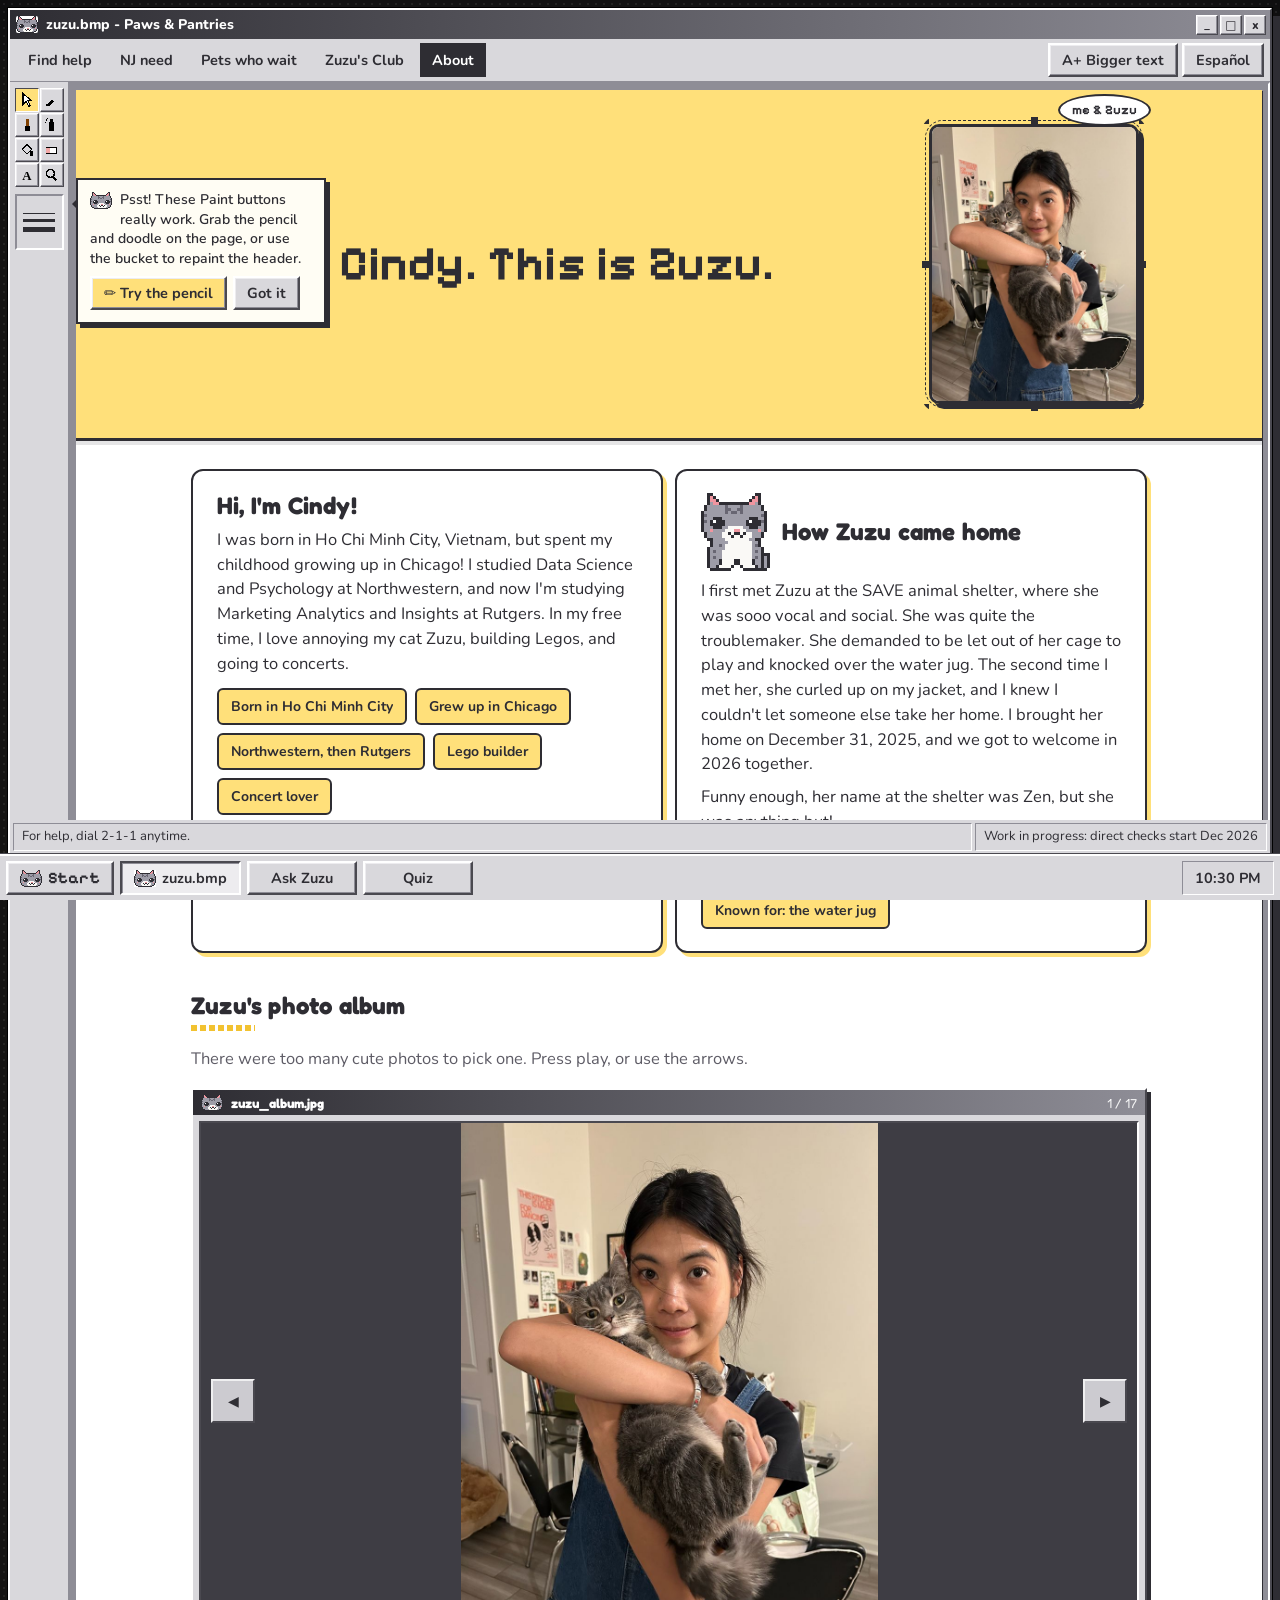
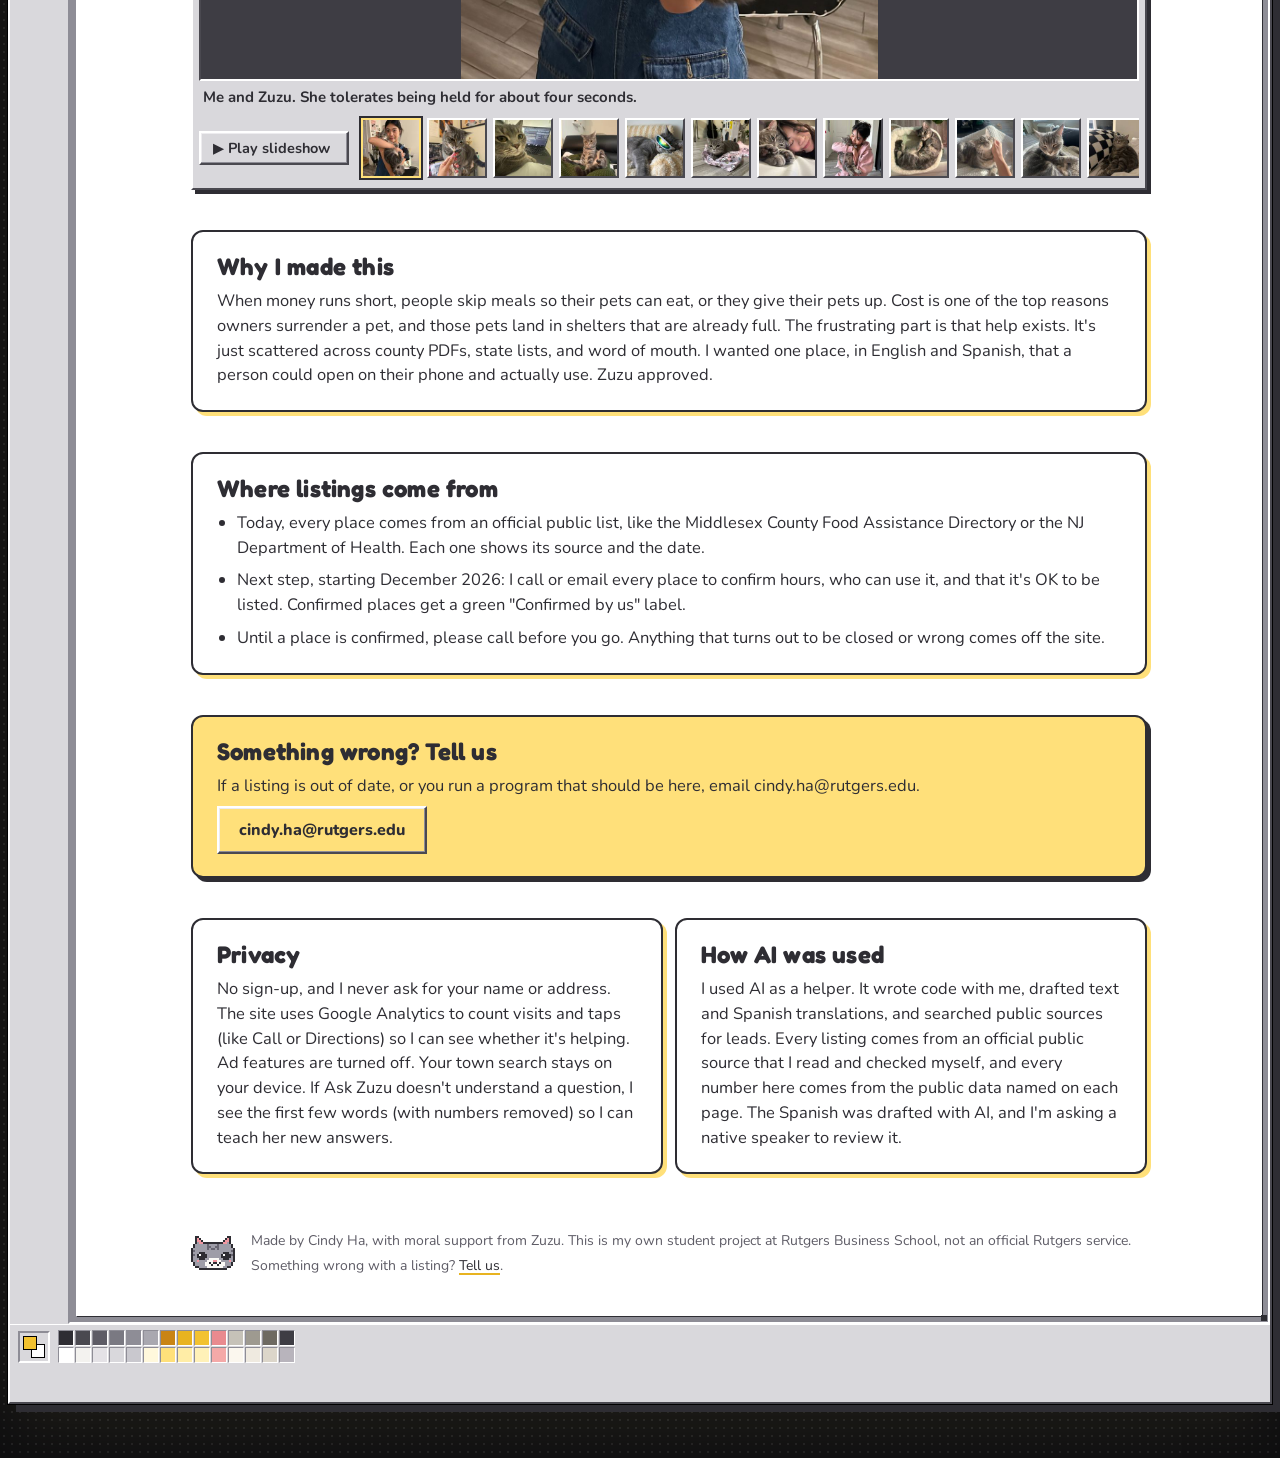
<file: about.html>
<!doctype html>
<html lang="en">
<head>
<meta charset="utf-8">
<meta name="viewport" content="width=device-width, initial-scale=1">
<title>About · Paws &amp; Pantries</title>
<meta name="description" content="Why Paws & Pantries exists, where listings come from, where the data comes from, and how AI was used.">
<meta name="theme-color" content="#2E2D33">
<link rel="preconnect" href="https://fonts.googleapis.com">
<link rel="preconnect" href="https://fonts.gstatic.com" crossorigin>
<link rel="icon" href="favicon.ico" sizes="32x32">
<link rel="icon" href="assets/favicon-32.png" type="image/png" sizes="32x32">
<link rel="apple-touch-icon" href="assets/apple-touch-icon.png">
<link rel="manifest" href="manifest.webmanifest">
<link rel="stylesheet" href="https://fonts.googleapis.com/css2?family=Pixelify+Sans:wght@500;600;700&family=Fredoka:wght@500;600;700&family=Nunito:wght@400;600;700;800&display=swap">
<link rel="stylesheet" href="assets/style.css?v=26">
<script src="assets/analytics.js?v=26"></script>
<script src="assets/common.js?v=26" defer></script>
<script src="assets/desktop.js?v=26" defer></script>
<script src="assets/paint.js?v=26" defer></script>
<script src="assets/pet.js?v=26" defer></script>
<script src="assets/slides.js?v=26" defer></script>
</head>
<body>
<svg width="0" height="0" style="position:absolute" aria-hidden="true" focusable="false"><defs><filter id="crayon" x="-5%" y="-5%" width="110%" height="110%"><feTurbulence type="fractalNoise" baseFrequency="0.035" numOctaves="2" seed="4" result="w"/><feDisplacementMap in="SourceGraphic" in2="w" scale="4" result="d"/><feTurbulence type="fractalNoise" baseFrequency="0.9" numOctaves="1" seed="2" result="g"/><feDisplacementMap in="d" in2="g" scale="2.2"/></filter></defs></svg>
<div class="win">
<div class="titlebar" role="region" aria-label="Window title"><a class="tb-home" href="./" aria-label="Paws and Pantries home"><img class="pix" src="assets/sprites/zuzu-icon.png" alt="" width="22" height="17"><span class="tb-title">zuzu.bmp - Paws &amp; Pantries</span></a><span class="tb-btns"><button type="button" data-win="min" aria-label="Minimize">_</button><button type="button" data-win="max" aria-label="Maximize">&#9633;</button><button type="button" data-win="close" aria-label="Close">x</button></span></div>
<nav class="menubar" aria-label="Main">
  <a class="menu-link" href="./" data-i18n="nav_help">Find help</a>
  <a class="menu-link" href="need.html" data-i18n="nav_need">NJ need</a>
  <a class="menu-link" href="wait.html" data-i18n="nav_wait">Pets who wait</a>
  <a class="menu-link" href="club.html" data-i18n="nav_club">Zuzu's Club</a>
  <a class="menu-link" href="about.html" aria-current="page" data-i18n="nav_about">About</a>
<span class="mb-spacer"></span>
        <button class="menu-btn" id="bigBtn" type="button" aria-pressed="false" data-i18n="big">A+ Bigger text</button>
        <button class="menu-btn" id="langBtn" type="button" data-i18n="lang">Español</button>
</nav>
<div class="workspace">
<div class="toolbox" role="region" aria-label="Paint tools"><button type="button" class="tool on" data-tool="select" aria-label="Browse" title="Browse" aria-pressed="true" data-hint-en="Pointer: click around the site as usual" data-hint-es="Puntero: navegue el sitio como siempre"><svg width="16" height="16" viewBox="0 0 20 20" shape-rendering="crispEdges" aria-hidden="true"><path d="M5 2v14l4-4 3 6 2-1-3-6h5z" fill="#fff" stroke="#000" stroke-width="1.4"/></svg></button><button type="button" class="tool" data-tool="pencil" aria-label="Pencil" title="Pencil" aria-pressed="false" data-hint-en="Pencil: doodle on the page. Pick a color below." data-hint-es="Lápiz: dibuje en la página. Elija un color abajo."><svg width="16" height="16" viewBox="0 0 20 20" shape-rendering="crispEdges" aria-hidden="true"><rect x="3" y="12" width="9" height="3" fill="#000" transform="rotate(-45 8 13)"/><rect x="2" y="15" width="3" height="3" fill="#000"/></svg></button><button type="button" class="tool" data-tool="brush" aria-label="Brush" title="Brush" aria-pressed="false" data-hint-en="Brush: a thicker doodle." data-hint-es="Pincel: un trazo más grueso."><svg width="16" height="16" viewBox="0 0 20 20" shape-rendering="crispEdges" aria-hidden="true"><rect x="9" y="2" width="3" height="9" fill="#804000"/><rect x="7" y="11" width="7" height="6" fill="#000"/></svg></button><button type="button" class="tool" data-tool="spray" aria-label="Spray" title="Spray" aria-pressed="false" data-hint-en="Spray: tap to spray sparkles." data-hint-es="Aerosol: toque para rociar brillitos."><svg width="16" height="16" viewBox="0 0 20 20" shape-rendering="crispEdges" aria-hidden="true"><rect x="6" y="6" width="7" height="11" fill="#000"/><rect x="8" y="3" width="3" height="3" fill="#000"/><rect x="2" y="3" width="1.5" height="1.5" fill="#000"/><rect x="4" y="1" width="1.5" height="1.5" fill="#000"/><rect x="1" y="6" width="1.5" height="1.5" fill="#000"/></svg></button><button type="button" class="tool" data-tool="bucket" aria-label="Fill" title="Fill" aria-pressed="false" data-hint-en="Paint bucket: tap to refill the header with your color." data-hint-es="Bote de pintura: toque para rellenar el encabezado con su color."><svg width="16" height="16" viewBox="0 0 20 20" shape-rendering="crispEdges" aria-hidden="true"><path d="M4 9l6-6 6 6-6 6z" fill="none" stroke="#000" stroke-width="1.5"/><rect x="14" y="11" width="3" height="6" fill="#000"/></svg></button><button type="button" class="tool" data-tool="eraser" aria-label="Eraser" title="Eraser" aria-pressed="false" data-hint-en="Eraser: clears your doodles." data-hint-es="Borrador: borra sus dibujos."><svg width="16" height="16" viewBox="0 0 20 20" shape-rendering="crispEdges" aria-hidden="true"><rect x="3" y="7" width="13" height="7" fill="#fff" stroke="#000" stroke-width="1.5"/><rect x="3" y="7" width="5" height="7" fill="#F4A9A8"/></svg></button><button type="button" class="tool" data-tool="text" aria-label="Text" title="Text" aria-pressed="false" data-hint-en="Text: switch between English and Spanish." data-hint-es="Texto: cambie entre inglés y español."><svg width="16" height="16" viewBox="0 0 20 20" shape-rendering="crispEdges" aria-hidden="true"><text x="4" y="16" font-family="Times New Roman" font-weight="700" font-size="16" fill="#000">A</text></svg></button><button type="button" class="tool" data-tool="zoom" aria-label="Zoom" title="Zoom" aria-pressed="false" data-hint-en="Magnifier: bigger or smaller text." data-hint-es="Lupa: letra más grande o más pequeña."><svg width="16" height="16" viewBox="0 0 20 20" shape-rendering="crispEdges" aria-hidden="true"><circle cx="8" cy="8" r="5" fill="none" stroke="#000" stroke-width="2"/><rect x="11" y="12" width="3" height="6" fill="#000" transform="rotate(-45 12 14)"/></svg></button><span class="tool-opt" aria-hidden="true"><i class="size s1 on"></i><i class="size s2"></i><i class="size s3"></i></span></div>
<div class="well"><div class="paper"><canvas class="doodle" aria-hidden="true"></canvas>
<header class="hero">
  <div class="wrap">
    <div class="hero-row">
      <h1 data-en="Hi, I'm Cindy. This is Zuzu." data-es="Hola, soy Cindy. Ella es Zuzu.">Hi, I'm Cindy. This is Zuzu.</h1>
      <div class="zuzu me">
        <img src="assets/photos/overalls.jpg" alt="Cindy in blue overalls holding Zuzu, a gray tabby cat, who looks mildly unimpressed" width="210" height="280">
        <span class="tag" data-en="me &amp; Zuzu" data-es="Zuzu y yo">me &amp; Zuzu</span>
      </div>
    </div>
  </div>
</header>

<main class="wrap">
  <div class="grid-2 section" id="story">
  <section class="section card">
    <h2 data-en="Hi, I'm Cindy!" data-es="¡Hola, soy Cindy!">Hi, I'm Cindy!</h2>
    <p data-en="I was born in Ho Chi Minh City, Vietnam, but spent my childhood growing up in Chicago! I studied Data Science and Psychology at Northwestern, and now I'm studying Marketing Analytics and Insights at Rutgers. In my free time, I love annoying my cat Zuzu, building Legos, and going to concerts." data-es="Nací en Ciudad Ho Chi Minh, Vietnam, ¡pero crecí en Chicago! Estudié Ciencia de Datos y Psicología en Northwestern, y ahora estudio Marketing Analytics and Insights en Rutgers. En mi tiempo libre me encanta molestar a mi gata Zuzu, armar Legos e ir a conciertos.">I was born in Ho Chi Minh City, Vietnam, but spent my childhood growing up in Chicago! I studied Data Science and Psychology at Northwestern, and now I'm studying Marketing Analytics and Insights at Rutgers. In my free time, I love annoying my cat Zuzu, building Legos, and going to concerts.</p>
    <div class="facts">
      <span class="fact" data-en="Born in Ho Chi Minh City" data-es="Nací en Ciudad Ho Chi Minh">Born in Ho Chi Minh City</span>
      <span class="fact" data-en="Grew up in Chicago" data-es="Crecí en Chicago">Grew up in Chicago</span>
      <span class="fact" data-en="Northwestern, then Rutgers" data-es="Northwestern, luego Rutgers">Northwestern, then Rutgers</span>
      <span class="fact" data-en="Lego builder" data-es="Armo Legos">Lego builder</span>
      <span class="fact" data-en="Concert lover" data-es="Me encantan los conciertos">Concert lover</span>
    </div>
    <p class="muted small" data-en="Paws & Pantries is my solo project. It's an independent student project, not an official Rutgers service." data-es="Paws & Pantries es mi proyecto personal: un trabajo estudiantil independiente, no un servicio oficial de Rutgers.">Paws & Pantries is my solo project. It's an independent student project, not an official Rutgers service.</p>
  </section>

  <section class="section card">
    <div class="story-head">
      <img class="meet-zuzu pix" src="assets/sprites/zuzu-sit.png" alt="" width="69" height="78">
      <h2 data-en="How Zuzu came home" data-es="Cómo llegó Zuzu a casa">How Zuzu came home</h2>
    </div>
    <p data-en="I first met Zuzu at the SAVE animal shelter, where she was sooo vocal and social. She was quite the troublemaker. She demanded to be let out of her cage to play and knocked over the water jug. The second time I met her, she curled up on my jacket, and I knew I couldn't let someone else take her home. I brought her home on December 31, 2025, and we got to welcome in 2026 together." data-es="Conocí a Zuzu en el refugio de animales SAVE, donde era muy habladora y sociable. Era toda una traviesa. Exigía que la sacaran de su jaula para jugar y tiró la jarra de agua. La segunda vez que la vi, se acurrucó sobre mi chaqueta, y supe que no podía dejar que otra persona se la llevara. La traje a casa el 31 de diciembre de 2025 y recibimos el 2026 juntas.">I first met Zuzu at the SAVE animal shelter, where she was sooo vocal and social. She was quite the troublemaker. She demanded to be let out of her cage to play and knocked over the water jug. The second time I met her, she curled up on my jacket, and I knew I couldn't let someone else take her home. I brought her home on December 31, 2025, and we got to welcome in 2026 together.</p>
    <p data-en="Funny enough, her name at the shelter was Zen, but she was anything but!" data-es="Lo gracioso es que en el refugio se llamaba Zen, ¡pero de zen no tenía nada!">Funny enough, her name at the shelter was Zen, but she was anything but!</p>
    <div class="facts">
      <span class="fact" data-en="Adopted Dec 31, 2025" data-es="Adoptada el 31 de dic. de 2025">Adopted Dec 31, 2025</span>
      <span class="fact" data-en="Shelter name: Zen" data-es="Nombre en el refugio: Zen">Shelter name: Zen</span>
      <span class="fact" data-en="Known for: the water jug" data-es="Famosa por: la jarra de agua">Known for: the water jug</span>
    </div>
  </section>
  </div>
  <section class="section" aria-labelledby="albumH">
    <h2 id="albumH" data-en="Zuzu's photo album" data-es="El álbum de fotos de Zuzu">Zuzu's photo album</h2>
    <p class="muted" data-en="There were too many cute photos to pick one. Press play, or use the arrows." data-es="Había demasiadas fotos lindas para elegir solo una. Toque «Ver todas» o use las flechas.">There were too many cute photos to pick one. Press play, or use the arrows.</p>
    <div class="album" aria-label="Zuzu's photo album"></div>
  </section>

  <section class="section card">
    <h2 data-en="Why I made this" data-es="Por qué hice esto">Why I made this</h2>
    <p data-en="When money runs short, people skip meals so their pets can eat, or they give their pets up. Cost is one of the top reasons owners surrender a pet, and those pets land in shelters that are already full. The frustrating part is that help exists. It's just scattered across county PDFs, state lists, and word of mouth. I wanted one place, in English and Spanish, that a person could open on their phone and actually use. Zuzu approved." data-es="Cuando el dinero no alcanza, la gente se salta comidas para que sus mascotas coman, o termina entregándolas. El costo es una de las principales razones por las que los dueños entregan a una mascota, y esas mascotas llegan a refugios que ya están llenos. Lo frustrante es que la ayuda existe. Solo está dispersa en PDF del condado, listas del estado y el boca a boca. Yo quería un solo lugar, en inglés y español, que una persona pudiera abrir en su teléfono y usar de verdad. Zuzu lo aprobó.">When money runs short, people skip meals so their pets can eat, or they give their pets up. Cost is one of the top reasons owners surrender a pet, and those pets land in shelters that are already full. The frustrating part is that help exists. It's just scattered across county PDFs, state lists, and word of mouth. I wanted one place, in English and Spanish, that a person could open on their phone and actually use. Zuzu approved.</p>
  </section>

  <section class="section card">
    <h2 data-en="Where listings come from" data-es="De dónde vienen los lugares">Where listings come from</h2>
    <ul style="margin:0;padding-left:20px;display:flex;flex-direction:column;gap:8px">
      <li data-en="Today, every place comes from an official public list, like the Middlesex County Food Assistance Directory or the NJ Department of Health. Each one shows its source and the date." data-es="Por ahora, cada lugar viene de una lista pública oficial, como el Directorio de Asistencia Alimentaria del condado de Middlesex o el Departamento de Salud de NJ. Cada uno muestra su fuente y la fecha.">Today, every place comes from an official public list, like the Middlesex County Food Assistance Directory or the NJ Department of Health. Each one shows its source and the date.</li>
      <li data-en="Next step, starting December 2026: I call or email every place to confirm hours, who can use it, and that it's OK to be listed. Confirmed places get a green &quot;Confirmed by us&quot; label." data-es="Siguiente paso, a partir de diciembre de 2026: llamo o escribo a cada lugar para confirmar el horario, quién puede usarlo y si acepta aparecer aquí. Los lugares confirmados reciben una etiqueta verde de &quot;Confirmado por nosotros&quot;.">Next step, starting December 2026: I call or email every place to confirm hours, who can use it, and that it's OK to be listed. Confirmed places get a green &quot;Confirmed by us&quot; label.</li>
      <li data-en="Until a place is confirmed, please call before you go. Anything that turns out to be closed or wrong comes off the site." data-es="Hasta que un lugar esté confirmado, llame antes de ir. Todo lo que resulte cerrado o incorrecto se quita del sitio.">Until a place is confirmed, please call before you go. Anything that turns out to be closed or wrong comes off the site.</li>
    </ul>
  </section>

  <section class="section card butter" id="report">
    <h2 data-en="Something wrong? Tell us" data-es="¿Algo está mal? Avísenos">Something wrong? Tell us</h2>
    <p data-en="If a listing is out of date, or you run a program that should be here, email cindy.ha@rutgers.edu." data-es="Si un lugar está desactualizado, o usted tiene un programa que debería aparecer, escriba a cindy.ha@rutgers.edu.">If a listing is out of date, or you run a program that should be here, email cindy.ha@rutgers.edu.</p>
    <p><a class="btn light" href="mailto:cindy.ha@rutgers.edu?subject=Paws%20%26%20Pantries%20listing">cindy.ha@rutgers.edu</a></p>
  </section>

  <div class="grid-2 section">
  <section class="section card">
    <h2 data-en="Privacy" data-es="Privacidad">Privacy</h2>
    <p data-en="No sign-up, and I never ask for your name or address. The site uses Google Analytics to count visits and taps (like Call or Directions) so I can see whether it's helping. Ad features are turned off. Your town search stays on your device. If Ask Zuzu doesn't understand a question, I see the first few words (with numbers removed) so I can teach her new answers." data-es="Sin registro, y nunca pido su nombre ni dirección. El sitio usa Google Analytics para contar visitas y toques (como Llamar o Cómo llegar) y así saber si está ayudando. Las funciones de publicidad están desactivadas. Su búsqueda por pueblo se queda en su dispositivo. Si Zuzu no entiende una pregunta, yo veo las primeras palabras (sin números) para enseñarle respuestas nuevas.">No sign-up, and I never ask for your name or address. The site uses Google Analytics to count visits and taps (like Call or Directions) so I can see whether it's helping. Ad features are turned off. Your town search stays on your device. If Ask Zuzu doesn't understand a question, I see the first few words (with numbers removed) so I can teach her new answers.</p>
  </section>

  <section class="section card">
    <h2 data-en="How AI was used" data-es="Cómo se usó la IA">How AI was used</h2>
    <p data-en="I used AI as a helper. It wrote code with me, drafted text and Spanish translations, and searched public sources for leads. Every listing comes from an official public source that I read and checked myself, and every number here comes from the public data named on each page. The Spanish was drafted with AI, and I'm asking a native speaker to review it." data-es="Usé la IA como ayudante. Escribió código conmigo, preparó borradores de textos y traducciones al español, y buscó pistas en fuentes públicas. Cada lugar viene de una fuente pública oficial que yo misma leí y revisé, y cada número aquí viene de los datos públicos nombrados en cada página. El español lo preparé con ayuda de la IA, y le estoy pidiendo a una persona hispanohablante que lo revise.">I used AI as a helper. It wrote code with me, drafted text and Spanish translations, and searched public sources for leads. Every listing comes from an official public source that I read and checked myself, and every number here comes from the public data named on each page. The Spanish was drafted with AI, and I'm asking a native speaker to review it.</p>
  </section>
  </div>

  <footer class="site-foot">
    <img class="pix" src="assets/sprites/zuzu-icon.png" alt="" width="44" height="34">
    <div>
      <p data-en="Made by Cindy Ha, with moral support from Zuzu. This is my own student project at Rutgers Business School, not an official Rutgers service." data-es="Hecho por Cindy Ha, con el apoyo moral de Zuzu. Es mi propio proyecto estudiantil en Rutgers Business School, no un servicio oficial de Rutgers.">Made by Cindy Ha, with moral support from Zuzu. This is my own student project at Rutgers Business School, not an official Rutgers service.</p>
      <p><span data-i18n="report">Something wrong with a listing?</span> <a href="about.html#report" data-i18n="report_link">Tell us</a>.</p>
    </div>
  </footer>
</main>
</div></div>
</div>
<div class="palette" role="region" aria-label="Colors"><span class="fgbg" aria-hidden="true"><i id="fgSw" style="background:#F2C230"></i><b style="background:#FFFFFF"></b></span><span class="swatches"><button type="button" class="sw" data-color="#2E2D33" style="background:#2E2D33" aria-label="Color #2E2D33"></button><button type="button" class="sw" data-color="#4A4950" style="background:#4A4950" aria-label="Color #4A4950"></button><button type="button" class="sw" data-color="#5E5C66" style="background:#5E5C66" aria-label="Color #5E5C66"></button><button type="button" class="sw" data-color="#7A7982" style="background:#7A7982" aria-label="Color #7A7982"></button><button type="button" class="sw" data-color="#8E8D96" style="background:#8E8D96" aria-label="Color #8E8D96"></button><button type="button" class="sw" data-color="#A9A8B0" style="background:#A9A8B0" aria-label="Color #A9A8B0"></button><button type="button" class="sw" data-color="#C98415" style="background:#C98415" aria-label="Color #C98415"></button><button type="button" class="sw" data-color="#E8B320" style="background:#E8B320" aria-label="Color #E8B320"></button><button type="button" class="sw" data-color="#F2C230" style="background:#F2C230" aria-label="Color #F2C230"></button><button type="button" class="sw" data-color="#E98A8F" style="background:#E98A8F" aria-label="Color #E98A8F"></button><button type="button" class="sw" data-color="#C6C2B8" style="background:#C6C2B8" aria-label="Color #C6C2B8"></button><button type="button" class="sw" data-color="#9E9A90" style="background:#9E9A90" aria-label="Color #9E9A90"></button><button type="button" class="sw" data-color="#6E6A62" style="background:#6E6A62" aria-label="Color #6E6A62"></button><button type="button" class="sw" data-color="#3E3D44" style="background:#3E3D44" aria-label="Color #3E3D44"></button><button type="button" class="sw" data-color="#FFFFFF" style="background:#FFFFFF" aria-label="Color #FFFFFF"></button><button type="button" class="sw" data-color="#F3F2EF" style="background:#F3F2EF" aria-label="Color #F3F2EF"></button><button type="button" class="sw" data-color="#E4E2E6" style="background:#E4E2E6" aria-label="Color #E4E2E6"></button><button type="button" class="sw" data-color="#D9D8DC" style="background:#D9D8DC" aria-label="Color #D9D8DC"></button><button type="button" class="sw" data-color="#C9C8CE" style="background:#C9C8CE" aria-label="Color #C9C8CE"></button><button type="button" class="sw" data-color="#FFF8DC" style="background:#FFF8DC" aria-label="Color #FFF8DC"></button><button type="button" class="sw" data-color="#FFE07A" style="background:#FFE07A" aria-label="Color #FFE07A"></button><button type="button" class="sw" data-color="#FFEDA6" style="background:#FFEDA6" aria-label="Color #FFEDA6"></button><button type="button" class="sw" data-color="#FFF1B8" style="background:#FFF1B8" aria-label="Color #FFF1B8"></button><button type="button" class="sw" data-color="#F4A9A8" style="background:#F4A9A8" aria-label="Color #F4A9A8"></button><button type="button" class="sw" data-color="#FBF7EE" style="background:#FBF7EE" aria-label="Color #FBF7EE"></button><button type="button" class="sw" data-color="#EFEAE0" style="background:#EFEAE0" aria-label="Color #EFEAE0"></button><button type="button" class="sw" data-color="#DCD6CA" style="background:#DCD6CA" aria-label="Color #DCD6CA"></button><button type="button" class="sw" data-color="#B8B4BC" style="background:#B8B4BC" aria-label="Color #B8B4BC"></button></span></div>
<div class="statusbar" role="region" aria-label="Status bar"><span id="statusMsg" role="status" data-en="For help, dial 2-1-1 anytime." data-es="Para ayuda, marque 2-1-1 a cualquier hora.">For help, dial 2-1-1 anytime.</span><span data-en="Work in progress: direct checks start Dec 2026" data-es="En construcción: verificación directa desde dic. 2026">Work in progress: direct checks start Dec 2026</span></div>
</div>

</body>
</html>
</file>
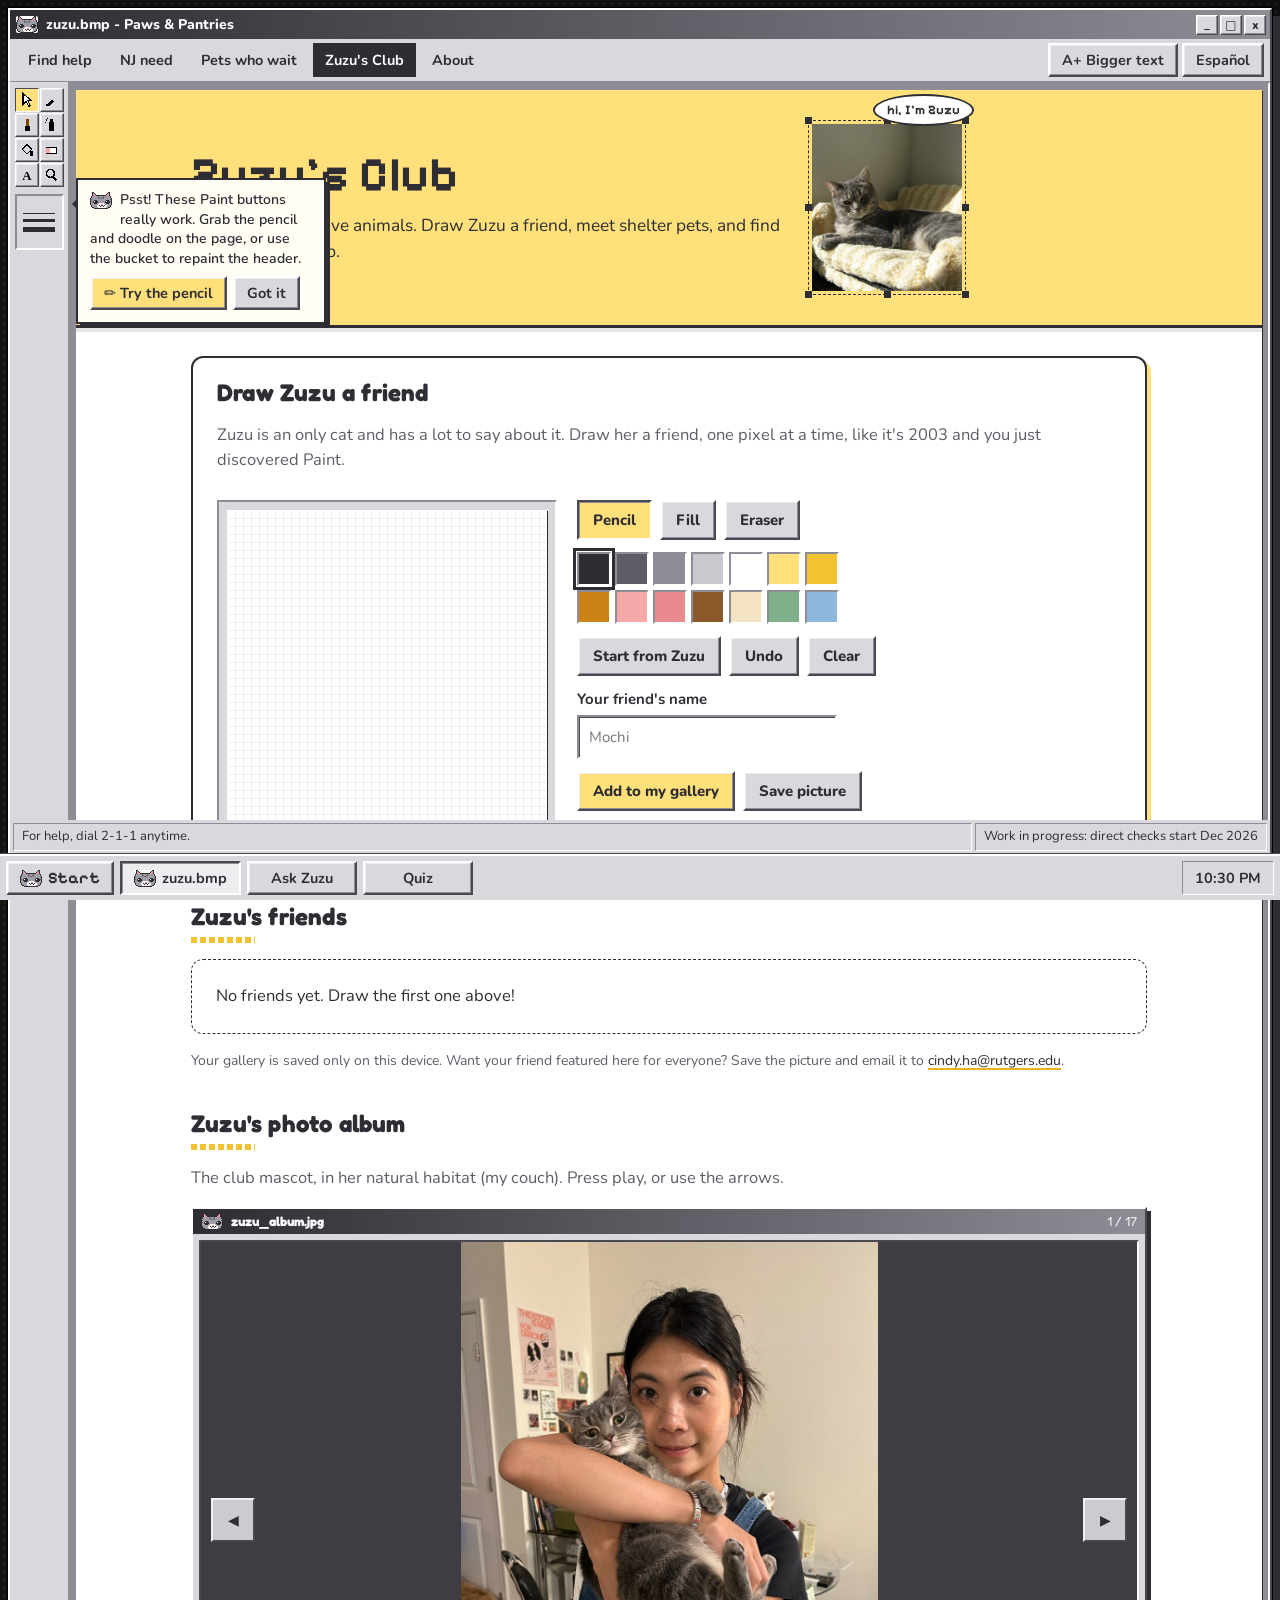
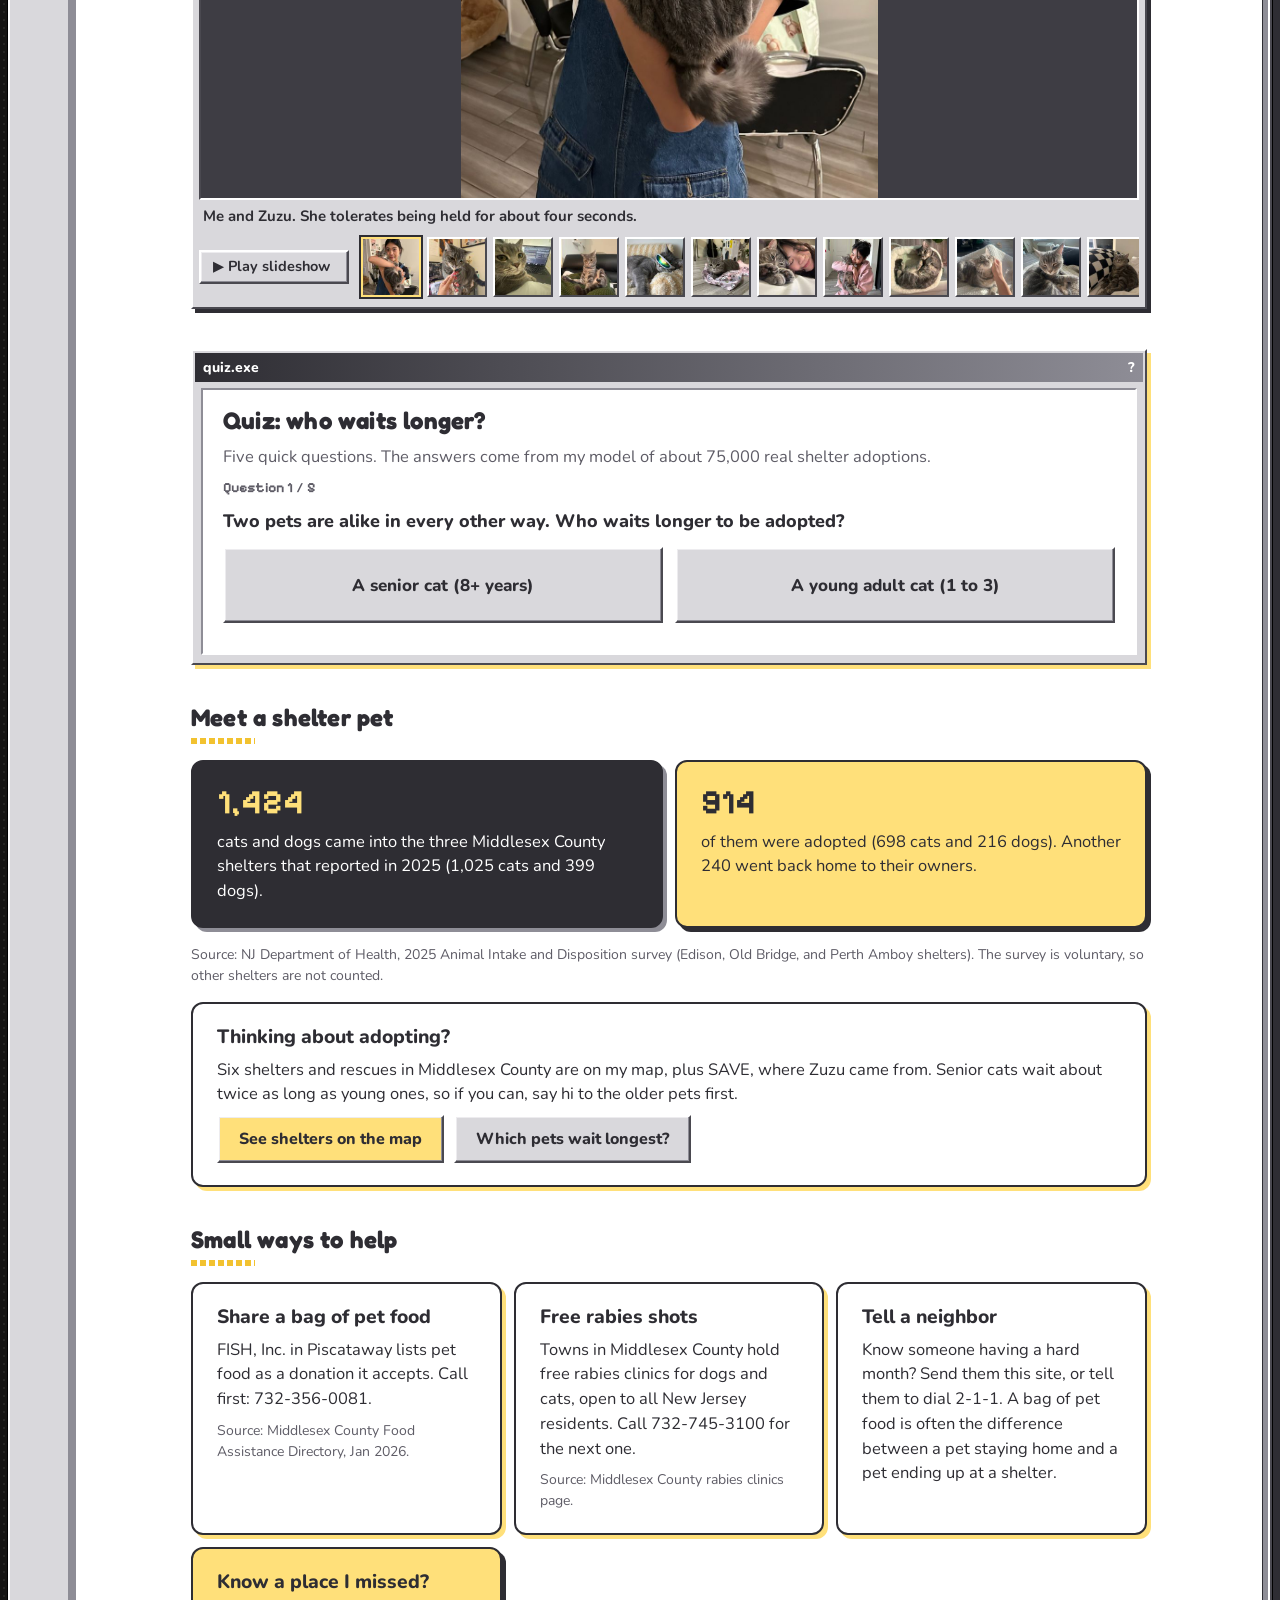
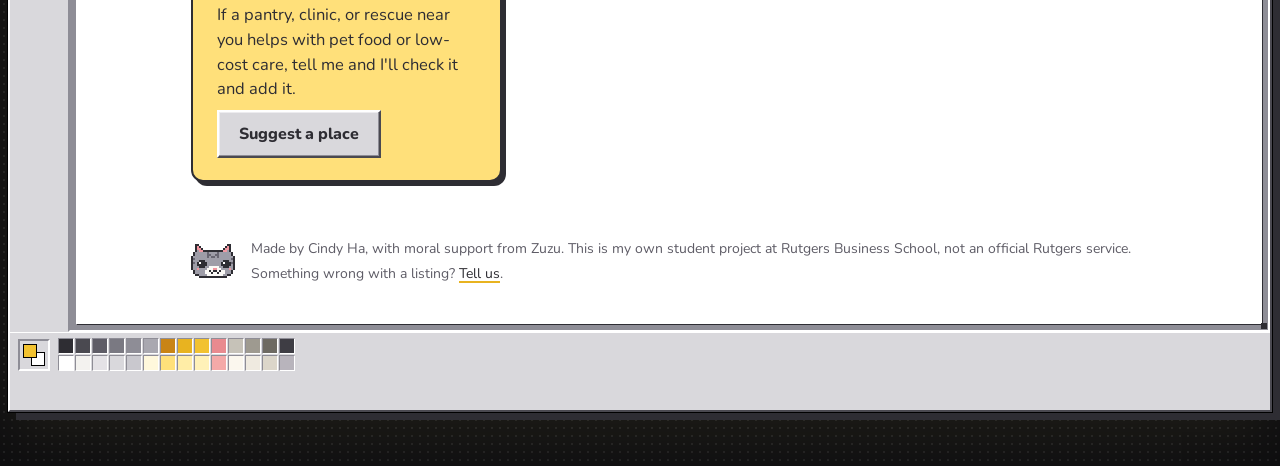
<file: club.html>
<!doctype html>
<html lang="en">
<head>
<meta charset="utf-8">
<meta name="viewport" content="width=device-width, initial-scale=1">
<title>Zuzu's Club: for people who love animals | Paws &amp; Pantries</title>
<meta name="description" content="Draw Zuzu a friend, find a shelter pet to adopt, and see easy ways to help animals in Middlesex County, NJ.">
<meta name="theme-color" content="#2E2D33">
<link rel="preconnect" href="https://fonts.googleapis.com">
<link rel="preconnect" href="https://fonts.gstatic.com" crossorigin>
<link rel="icon" href="favicon.ico" sizes="32x32">
<link rel="icon" href="assets/favicon-32.png" type="image/png" sizes="32x32">
<link rel="apple-touch-icon" href="assets/apple-touch-icon.png">
<link rel="manifest" href="manifest.webmanifest">
<link rel="stylesheet" href="https://fonts.googleapis.com/css2?family=Pixelify+Sans:wght@500;600;700&family=Fredoka:wght@500;600;700&family=Nunito:wght@400;600;700;800&display=swap">
<link rel="stylesheet" href="assets/style.css?v=26">
<script src="assets/analytics.js?v=26"></script>
<script src="assets/common.js?v=26" defer></script>
<script src="assets/quiz.js?v=26" defer></script>
<script src="assets/club.js?v=26" defer></script>
<script src="assets/desktop.js?v=26" defer></script>
<script src="assets/paint.js?v=26" defer></script>
<script src="assets/pet.js?v=26" defer></script>
<script src="assets/slides.js?v=26" defer></script>
</head>
<body>
<svg width="0" height="0" style="position:absolute" aria-hidden="true" focusable="false"><defs><filter id="crayon" x="-5%" y="-5%" width="110%" height="110%"><feTurbulence type="fractalNoise" baseFrequency="0.035" numOctaves="2" seed="4" result="w"/><feDisplacementMap in="SourceGraphic" in2="w" scale="4" result="d"/><feTurbulence type="fractalNoise" baseFrequency="0.9" numOctaves="1" seed="2" result="g"/><feDisplacementMap in="d" in2="g" scale="2.2"/></filter></defs></svg>
<div class="win">
<div class="titlebar" role="region" aria-label="Window title"><a class="tb-home" href="./" aria-label="Paws and Pantries home"><img class="pix" src="assets/sprites/zuzu-icon.png" alt="" width="22" height="17"><span class="tb-title">zuzu.bmp - Paws &amp; Pantries</span></a><span class="tb-btns"><button type="button" data-win="min" aria-label="Minimize">_</button><button type="button" data-win="max" aria-label="Maximize">&#9633;</button><button type="button" data-win="close" aria-label="Close">x</button></span></div>
<nav class="menubar" aria-label="Main">
  <a class="menu-link" href="./" data-i18n="nav_help">Find help</a>
  <a class="menu-link" href="need.html" data-i18n="nav_need">NJ need</a>
  <a class="menu-link" href="wait.html" data-i18n="nav_wait">Pets who wait</a>
  <a class="menu-link" href="club.html" aria-current="page" data-i18n="nav_club">Zuzu's Club</a>
  <a class="menu-link" href="about.html" data-i18n="nav_about">About</a>
<span class="mb-spacer"></span>
        <button class="menu-btn" id="bigBtn" type="button" aria-pressed="false" data-i18n="big">A+ Bigger text</button>
        <button class="menu-btn" id="langBtn" type="button" data-i18n="lang">Español</button>
</nav>
<div class="workspace">
<div class="toolbox" role="region" aria-label="Paint tools"><button type="button" class="tool on" data-tool="select" aria-label="Browse" title="Browse" aria-pressed="true" data-hint-en="Pointer: click around the site as usual" data-hint-es="Puntero: navegue el sitio como siempre"><svg width="16" height="16" viewBox="0 0 20 20" shape-rendering="crispEdges" aria-hidden="true"><path d="M5 2v14l4-4 3 6 2-1-3-6h5z" fill="#fff" stroke="#000" stroke-width="1.4"/></svg></button><button type="button" class="tool" data-tool="pencil" aria-label="Pencil" title="Pencil" aria-pressed="false" data-hint-en="Pencil: doodle on the page. Pick a color below." data-hint-es="Lápiz: dibuje en la página. Elija un color abajo."><svg width="16" height="16" viewBox="0 0 20 20" shape-rendering="crispEdges" aria-hidden="true"><rect x="3" y="12" width="9" height="3" fill="#000" transform="rotate(-45 8 13)"/><rect x="2" y="15" width="3" height="3" fill="#000"/></svg></button><button type="button" class="tool" data-tool="brush" aria-label="Brush" title="Brush" aria-pressed="false" data-hint-en="Brush: a thicker doodle." data-hint-es="Pincel: un trazo más grueso."><svg width="16" height="16" viewBox="0 0 20 20" shape-rendering="crispEdges" aria-hidden="true"><rect x="9" y="2" width="3" height="9" fill="#804000"/><rect x="7" y="11" width="7" height="6" fill="#000"/></svg></button><button type="button" class="tool" data-tool="spray" aria-label="Spray" title="Spray" aria-pressed="false" data-hint-en="Spray: tap to spray sparkles." data-hint-es="Aerosol: toque para rociar brillitos."><svg width="16" height="16" viewBox="0 0 20 20" shape-rendering="crispEdges" aria-hidden="true"><rect x="6" y="6" width="7" height="11" fill="#000"/><rect x="8" y="3" width="3" height="3" fill="#000"/><rect x="2" y="3" width="1.5" height="1.5" fill="#000"/><rect x="4" y="1" width="1.5" height="1.5" fill="#000"/><rect x="1" y="6" width="1.5" height="1.5" fill="#000"/></svg></button><button type="button" class="tool" data-tool="bucket" aria-label="Fill" title="Fill" aria-pressed="false" data-hint-en="Paint bucket: tap to refill the header with your color." data-hint-es="Bote de pintura: toque para rellenar el encabezado con su color."><svg width="16" height="16" viewBox="0 0 20 20" shape-rendering="crispEdges" aria-hidden="true"><path d="M4 9l6-6 6 6-6 6z" fill="none" stroke="#000" stroke-width="1.5"/><rect x="14" y="11" width="3" height="6" fill="#000"/></svg></button><button type="button" class="tool" data-tool="eraser" aria-label="Eraser" title="Eraser" aria-pressed="false" data-hint-en="Eraser: clears your doodles." data-hint-es="Borrador: borra sus dibujos."><svg width="16" height="16" viewBox="0 0 20 20" shape-rendering="crispEdges" aria-hidden="true"><rect x="3" y="7" width="13" height="7" fill="#fff" stroke="#000" stroke-width="1.5"/><rect x="3" y="7" width="5" height="7" fill="#F4A9A8"/></svg></button><button type="button" class="tool" data-tool="text" aria-label="Text" title="Text" aria-pressed="false" data-hint-en="Text: switch between English and Spanish." data-hint-es="Texto: cambie entre inglés y español."><svg width="16" height="16" viewBox="0 0 20 20" shape-rendering="crispEdges" aria-hidden="true"><text x="4" y="16" font-family="Times New Roman" font-weight="700" font-size="16" fill="#000">A</text></svg></button><button type="button" class="tool" data-tool="zoom" aria-label="Zoom" title="Zoom" aria-pressed="false" data-hint-en="Magnifier: bigger or smaller text." data-hint-es="Lupa: letra más grande o más pequeña."><svg width="16" height="16" viewBox="0 0 20 20" shape-rendering="crispEdges" aria-hidden="true"><circle cx="8" cy="8" r="5" fill="none" stroke="#000" stroke-width="2"/><rect x="11" y="12" width="3" height="6" fill="#000" transform="rotate(-45 12 14)"/></svg></button><span class="tool-opt" aria-hidden="true"><i class="size s1 on"></i><i class="size s2"></i><i class="size s3"></i></span></div>
<div class="well"><div class="paper"><canvas class="doodle" aria-hidden="true"></canvas>
<header class="hero">
  <div class="wrap">
    <div class="hero-row">
      <div>
        <h1 data-en="Zuzu's Club" data-es="El Club de Zuzu">Zuzu's Club</h1>
        <p class="lede" data-en="For people who love animals. Draw Zuzu a friend, meet shelter pets, and find small ways to help." data-es="Para quienes aman a los animales. Dibújele un amigo a Zuzu, conozca mascotas de refugio y encuentre formas sencillas de ayudar.">For people who love animals. Draw Zuzu a friend, meet shelter pets, and find small ways to help.</p>
      </div>
      <div class="zuzu"><img src="assets/zuzu.jpg" alt="Zuzu, a silver tabby cat, on her yellow bed" width="150" height="167"><span class="tag">hi, I'm Zuzu</span></div>
    </div>
  </div>
</header>

<main class="wrap">
  <section class="section chart-card studio" aria-labelledby="drawH">
    <h2 id="drawH" data-en="Draw Zuzu a friend" data-es="Dibújele un amigo a Zuzu">Draw Zuzu a friend</h2>
    <p class="muted" data-en="Zuzu is an only cat and has a lot to say about it. Draw her a friend, one pixel at a time, like it's 2003 and you just discovered Paint." data-es="Zuzu es hija única y tiene mucho que decir al respecto. Dibújele un amigo, píxel por píxel, como si fuera 2003 y acabara de descubrir Paint.">Zuzu is an only cat and has a lot to say about it. Draw her a friend, one pixel at a time, like it's 2003 and you just discovered Paint.</p>
    <div class="studio-row">
      <div class="easel">
        <canvas id="pix" width="320" height="320" aria-label="Drawing area"></canvas>
      </div>
      <div class="studio-side">
        <div class="dtools" role="toolbar" aria-label="Drawing tools">
          <button type="button" class="btn dtool on" data-d="pencil" aria-pressed="true" data-en="Pencil" data-es="Lápiz">Pencil</button>
          <button type="button" class="btn dtool" data-d="fill" aria-pressed="false" data-en="Fill" data-es="Rellenar">Fill</button>
          <button type="button" class="btn dtool" data-d="eraser" aria-pressed="false" data-en="Eraser" data-es="Borrador">Eraser</button>
        </div>
        <div class="dpal" role="group" aria-label="Colors"><button type="button" class="dsw on" data-c="#2E2D33" style="background:#2E2D33" aria-label="Color #2E2D33"></button><button type="button" class="dsw" data-c="#5E5C66" style="background:#5E5C66" aria-label="Color #5E5C66"></button><button type="button" class="dsw" data-c="#8E8D96" style="background:#8E8D96" aria-label="Color #8E8D96"></button><button type="button" class="dsw" data-c="#C9C8CE" style="background:#C9C8CE" aria-label="Color #C9C8CE"></button><button type="button" class="dsw" data-c="#FFFFFF" style="background:#FFFFFF" aria-label="Color #FFFFFF"></button><button type="button" class="dsw" data-c="#FFE07A" style="background:#FFE07A" aria-label="Color #FFE07A"></button><button type="button" class="dsw" data-c="#F2C230" style="background:#F2C230" aria-label="Color #F2C230"></button><button type="button" class="dsw" data-c="#C98415" style="background:#C98415" aria-label="Color #C98415"></button><button type="button" class="dsw" data-c="#F4A9A8" style="background:#F4A9A8" aria-label="Color #F4A9A8"></button><button type="button" class="dsw" data-c="#E98A8F" style="background:#E98A8F" aria-label="Color #E98A8F"></button><button type="button" class="dsw" data-c="#8B5A2B" style="background:#8B5A2B" aria-label="Color #8B5A2B"></button><button type="button" class="dsw" data-c="#F3E3C3" style="background:#F3E3C3" aria-label="Color #F3E3C3"></button><button type="button" class="dsw" data-c="#7FB08A" style="background:#7FB08A" aria-label="Color #7FB08A"></button><button type="button" class="dsw" data-c="#8FB8DE" style="background:#8FB8DE" aria-label="Color #8FB8DE"></button></div>
        <div class="dtools">
          <button type="button" class="btn" id="dStart" data-en="Start from Zuzu" data-es="Empezar con Zuzu">Start from Zuzu</button>
          <button type="button" class="btn" id="dUndo" data-en="Undo" data-es="Deshacer">Undo</button>
          <button type="button" class="btn" id="dClear" data-en="Clear" data-es="Limpiar">Clear</button>
        </div>
        <label class="dname"><span data-en="Your friend's name" data-es="Nombre de su amigo">Your friend's name</span>
          <input id="dName" type="text" maxlength="20" placeholder="Mochi" autocomplete="off"></label>
        <div class="dtools">
          <button type="button" class="btn light" id="dSave" data-en="Add to my gallery" data-es="Agregar a mi galería">Add to my gallery</button>
          <button type="button" class="btn" id="dDown" data-en="Save picture" data-es="Guardar imagen">Save picture</button>
        </div>
        <p class="muted small" id="dMsg" aria-live="polite"></p>
      </div>
    </div>
  </section>

  <section class="section" aria-labelledby="galH">
    <h2 id="galH" data-en="Zuzu's friends" data-es="Los amigos de Zuzu">Zuzu's friends</h2>
    <div class="gallery" id="gallery"></div>
    <p class="muted small"><span data-en="Your gallery is saved only on this device. Want your friend featured here for everyone? Save the picture and email it to" data-es="Su galería se guarda solo en este dispositivo. ¿Quiere que su amigo aparezca aquí para todos? Guarde la imagen y envíela a">Your gallery is saved only on this device. Want your friend featured here for everyone? Save the picture and email it to</span> <a href="mailto:cindy.ha@rutgers.edu?subject=A%20friend%20for%20Zuzu">cindy.ha@rutgers.edu</a>.</p>
  </section>

  <section class="section" aria-labelledby="albumH">
    <h2 id="albumH" data-en="Zuzu's photo album" data-es="El álbum de fotos de Zuzu">Zuzu's photo album</h2>
    <p class="muted" data-en="The club mascot, in her natural habitat (my couch). Press play, or use the arrows." data-es="La mascota del club en su hábitat natural (mi sofá). Toque «Ver todas» o use las flechas.">The club mascot, in her natural habitat (my couch). Press play, or use the arrows.</p>
    <div class="album" aria-label="Zuzu's photo album"></div>
  </section>

  <section class="section quiz" id="quiz" aria-labelledby="quizH">
    <div class="quiz-bar"><span>quiz.exe</span><span aria-hidden="true">?</span></div>
    <div class="quiz-in">
      <h2 id="quizH" data-en="Quiz: who waits longer?" data-es="Quiz: ¿quién espera más?">Quiz: who waits longer?</h2>
      <p class="muted" data-en="Five quick questions. The answers come from my model of about 75,000 real shelter adoptions." data-es="Cinco preguntas rápidas. Las respuestas vienen de mi modelo de unas 75,000 adopciones reales.">Five quick questions. The answers come from my model of about 75,000 real shelter adoptions.</p>
      <div id="quizBody"></div>
    </div>
  </section>

  <section class="section" aria-labelledby="adoptH">
    <h2 id="adoptH" data-en="Meet a shelter pet" data-es="Conozca una mascota de refugio">Meet a shelter pet</h2>
    <div class="grid-2">
      <div class="card dark"><p class="stat">1,424</p><p data-en="cats and dogs came into the three Middlesex County shelters that reported in 2025 (1,025 cats and 399 dogs)." data-es="gatos y perros llegaron en 2025 a los tres refugios del condado de Middlesex que reportaron (1,025 gatos y 399 perros).">cats and dogs came into the three Middlesex County shelters that reported in 2025 (1,025 cats and 399 dogs).</p></div>
      <div class="card butter"><p class="stat">914</p><p data-en="of them were adopted (698 cats and 216 dogs). Another 240 went back home to their owners." data-es="fueron adoptados (698 gatos y 216 perros). Otros 240 regresaron a casa con sus dueños.">of them were adopted (698 cats and 216 dogs). Another 240 went back home to their owners.</p></div>
    </div>
    <p class="muted small"><span data-en="Source: NJ Department of Health, 2025 Animal Intake and Disposition survey (Edison, Old Bridge, and Perth Amboy shelters). The survey is voluntary, so other shelters are not counted." data-es="Fuente: Departamento de Salud de NJ, encuesta de ingreso y salida de animales 2025 (refugios de Edison, Old Bridge y Perth Amboy). La encuesta es voluntaria, así que otros refugios no están contados.">Source: NJ Department of Health, 2025 Animal Intake and Disposition survey (Edison, Old Bridge, and Perth Amboy shelters). The survey is voluntary, so other shelters are not counted.</span></p>
    <div class="card">
      <h3 data-en="Thinking about adopting?" data-es="¿Pensando en adoptar?">Thinking about adopting?</h3>
      <p data-en="Six shelters and rescues in Middlesex County are on my map, plus SAVE, where Zuzu came from. Senior cats wait about twice as long as young ones, so if you can, say hi to the older pets first." data-es="Hay seis refugios y rescates del condado de Middlesex en mi mapa, además de SAVE, de donde vino Zuzu. Los gatos mayores esperan casi el doble que los jóvenes, así que, si puede, salude primero a las mascotas mayores.">Six shelters and rescues in Middlesex County are on my map, plus SAVE, where Zuzu came from. Senior cats wait about twice as long as young ones, so if you can, say hi to the older pets first.</p>
      <p class="actions" style="display:flex;gap:10px;flex-wrap:wrap"><a class="btn light" href="./#mapH" data-en="See shelters on the map" data-es="Ver refugios en el mapa">See shelters on the map</a><a class="btn" href="wait.html" data-en="Which pets wait longest?" data-es="¿Qué mascotas esperan más?">Which pets wait longest?</a></p>
    </div>
  </section>

  <section class="section" aria-labelledby="helpH">
    <h2 id="helpH" data-en="Small ways to help" data-es="Formas sencillas de ayudar">Small ways to help</h2>
    <div class="grid-2">
      <div class="card"><h3 data-en="Share a bag of pet food" data-es="Done una bolsa de comida">Share a bag of pet food</h3><p data-en="FISH, Inc. in Piscataway lists pet food as a donation it accepts. Call first: 732-356-0081." data-es="FISH, Inc. en Piscataway acepta donaciones de comida para mascotas. Llame primero: 732-356-0081.">FISH, Inc. in Piscataway lists pet food as a donation it accepts. Call first: 732-356-0081.</p><p class="muted small"><span data-en="Source: Middlesex County Food Assistance Directory, Jan 2026." data-es="Fuente: Directorio de Asistencia Alimentaria del condado de Middlesex, enero de 2026.">Source: Middlesex County Food Assistance Directory, Jan 2026.</span></p></div>
      <div class="card"><h3 data-en="Free rabies shots" data-es="Vacunas gratis contra la rabia">Free rabies shots</h3><p data-en="Towns in Middlesex County hold free rabies clinics for dogs and cats, open to all New Jersey residents. Call 732-745-3100 for the next one." data-es="Los pueblos del condado de Middlesex ofrecen clínicas gratis contra la rabia para perros y gatos, abiertas a todos los residentes de Nueva Jersey. Llame al 732-745-3100 para saber cuándo es la próxima.">Towns in Middlesex County hold free rabies clinics for dogs and cats, open to all New Jersey residents. Call 732-745-3100 for the next one.</p><p class="muted small"><span data-en="Source: Middlesex County rabies clinics page." data-es="Fuente: página de clínicas contra la rabia del condado de Middlesex.">Source: Middlesex County rabies clinics page.</span></p></div>
      <div class="card"><h3 data-en="Tell a neighbor" data-es="Cuéntele a un vecino">Tell a neighbor</h3><p data-en="Know someone having a hard month? Send them this site, or tell them to dial 2-1-1. A bag of pet food is often the difference between a pet staying home and a pet ending up at a shelter." data-es="¿Conoce a alguien que esté pasando por un mes difícil? Envíele este sitio o dígale que marque 2-1-1. Una bolsa de comida muchas veces es la diferencia entre una mascota que se queda en casa y una que termina en un refugio.">Know someone having a hard month? Send them this site, or tell them to dial 2-1-1. Help with pet food keeps pets at home.</p></div>
      <div class="card butter"><h3 data-en="Know a place I missed?" data-es="¿Conoce un lugar que me faltó?">Know a place I missed?</h3><p data-en="If a pantry, clinic, or rescue near you helps with pet food or low-cost care, tell me and I'll check it and add it." data-es="Si una despensa, clínica o rescate cerca de usted ayuda con comida o cuidado de bajo costo, avíseme: lo verifico y lo agrego.">If a pantry, clinic, or rescue near you helps with pet food or low-cost care, tell me and I'll check it and add it.</p><p><a class="btn" href="mailto:cindy.ha@rutgers.edu?subject=A%20place%20for%20Paws%20%26%20Pantries" data-en="Suggest a place" data-es="Sugerir un lugar">Suggest a place</a></p></div>
    </div>
  </section>
  <footer class="site-foot">
    <img class="pix" src="assets/sprites/zuzu-icon.png" alt="" width="44" height="34">
    <div>
      <p data-en="Made by Cindy Ha, with moral support from Zuzu. This is my own student project at Rutgers Business School, not an official Rutgers service." data-es="Hecho por Cindy Ha, con el apoyo moral de Zuzu. Es mi propio proyecto estudiantil en Rutgers Business School, no un servicio oficial de Rutgers.">Made by Cindy Ha, with moral support from Zuzu. This is my own student project at Rutgers Business School, not an official Rutgers service.</p>
      <p><span data-i18n="report">Something wrong with a listing?</span> <a href="about.html#report" data-i18n="report_link">Tell us</a>.</p>
    </div>
  </footer>
</main>
</div></div>
</div>
<div class="palette" role="region" aria-label="Colors"><span class="fgbg" aria-hidden="true"><i id="fgSw" style="background:#F2C230"></i><b style="background:#FFFFFF"></b></span><span class="swatches"><button type="button" class="sw" data-color="#2E2D33" style="background:#2E2D33" aria-label="Color #2E2D33"></button><button type="button" class="sw" data-color="#4A4950" style="background:#4A4950" aria-label="Color #4A4950"></button><button type="button" class="sw" data-color="#5E5C66" style="background:#5E5C66" aria-label="Color #5E5C66"></button><button type="button" class="sw" data-color="#7A7982" style="background:#7A7982" aria-label="Color #7A7982"></button><button type="button" class="sw" data-color="#8E8D96" style="background:#8E8D96" aria-label="Color #8E8D96"></button><button type="button" class="sw" data-color="#A9A8B0" style="background:#A9A8B0" aria-label="Color #A9A8B0"></button><button type="button" class="sw" data-color="#C98415" style="background:#C98415" aria-label="Color #C98415"></button><button type="button" class="sw" data-color="#E8B320" style="background:#E8B320" aria-label="Color #E8B320"></button><button type="button" class="sw" data-color="#F2C230" style="background:#F2C230" aria-label="Color #F2C230"></button><button type="button" class="sw" data-color="#E98A8F" style="background:#E98A8F" aria-label="Color #E98A8F"></button><button type="button" class="sw" data-color="#C6C2B8" style="background:#C6C2B8" aria-label="Color #C6C2B8"></button><button type="button" class="sw" data-color="#9E9A90" style="background:#9E9A90" aria-label="Color #9E9A90"></button><button type="button" class="sw" data-color="#6E6A62" style="background:#6E6A62" aria-label="Color #6E6A62"></button><button type="button" class="sw" data-color="#3E3D44" style="background:#3E3D44" aria-label="Color #3E3D44"></button><button type="button" class="sw" data-color="#FFFFFF" style="background:#FFFFFF" aria-label="Color #FFFFFF"></button><button type="button" class="sw" data-color="#F3F2EF" style="background:#F3F2EF" aria-label="Color #F3F2EF"></button><button type="button" class="sw" data-color="#E4E2E6" style="background:#E4E2E6" aria-label="Color #E4E2E6"></button><button type="button" class="sw" data-color="#D9D8DC" style="background:#D9D8DC" aria-label="Color #D9D8DC"></button><button type="button" class="sw" data-color="#C9C8CE" style="background:#C9C8CE" aria-label="Color #C9C8CE"></button><button type="button" class="sw" data-color="#FFF8DC" style="background:#FFF8DC" aria-label="Color #FFF8DC"></button><button type="button" class="sw" data-color="#FFE07A" style="background:#FFE07A" aria-label="Color #FFE07A"></button><button type="button" class="sw" data-color="#FFEDA6" style="background:#FFEDA6" aria-label="Color #FFEDA6"></button><button type="button" class="sw" data-color="#FFF1B8" style="background:#FFF1B8" aria-label="Color #FFF1B8"></button><button type="button" class="sw" data-color="#F4A9A8" style="background:#F4A9A8" aria-label="Color #F4A9A8"></button><button type="button" class="sw" data-color="#FBF7EE" style="background:#FBF7EE" aria-label="Color #FBF7EE"></button><button type="button" class="sw" data-color="#EFEAE0" style="background:#EFEAE0" aria-label="Color #EFEAE0"></button><button type="button" class="sw" data-color="#DCD6CA" style="background:#DCD6CA" aria-label="Color #DCD6CA"></button><button type="button" class="sw" data-color="#B8B4BC" style="background:#B8B4BC" aria-label="Color #B8B4BC"></button></span></div>
<div class="statusbar" role="region" aria-label="Status bar"><span id="statusMsg" role="status" data-en="For help, dial 2-1-1 anytime." data-es="Para ayuda, marque 2-1-1 a cualquier hora.">For help, dial 2-1-1 anytime.</span><span data-en="Work in progress: direct checks start Dec 2026" data-es="En construcción: verificación directa desde dic. 2026">Work in progress: direct checks start Dec 2026</span></div>
</div>

</body>
</html>
</file>
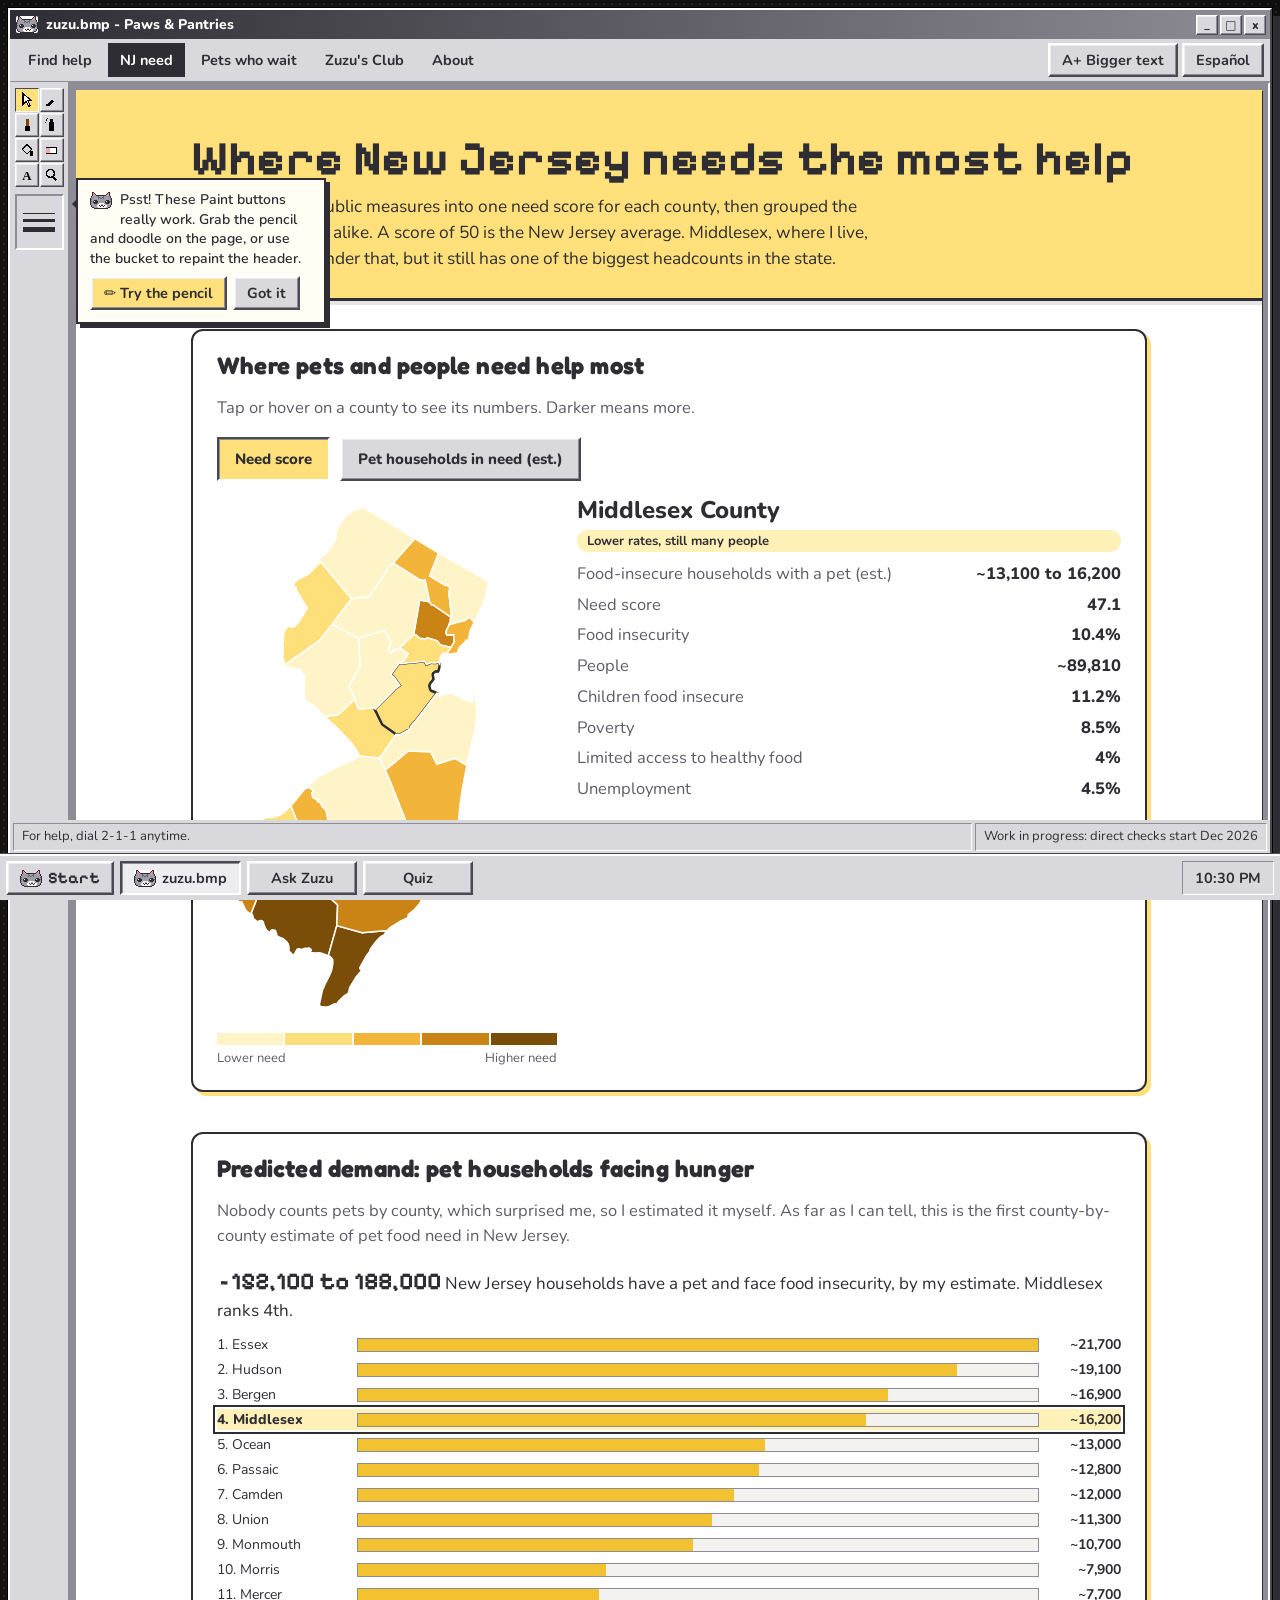
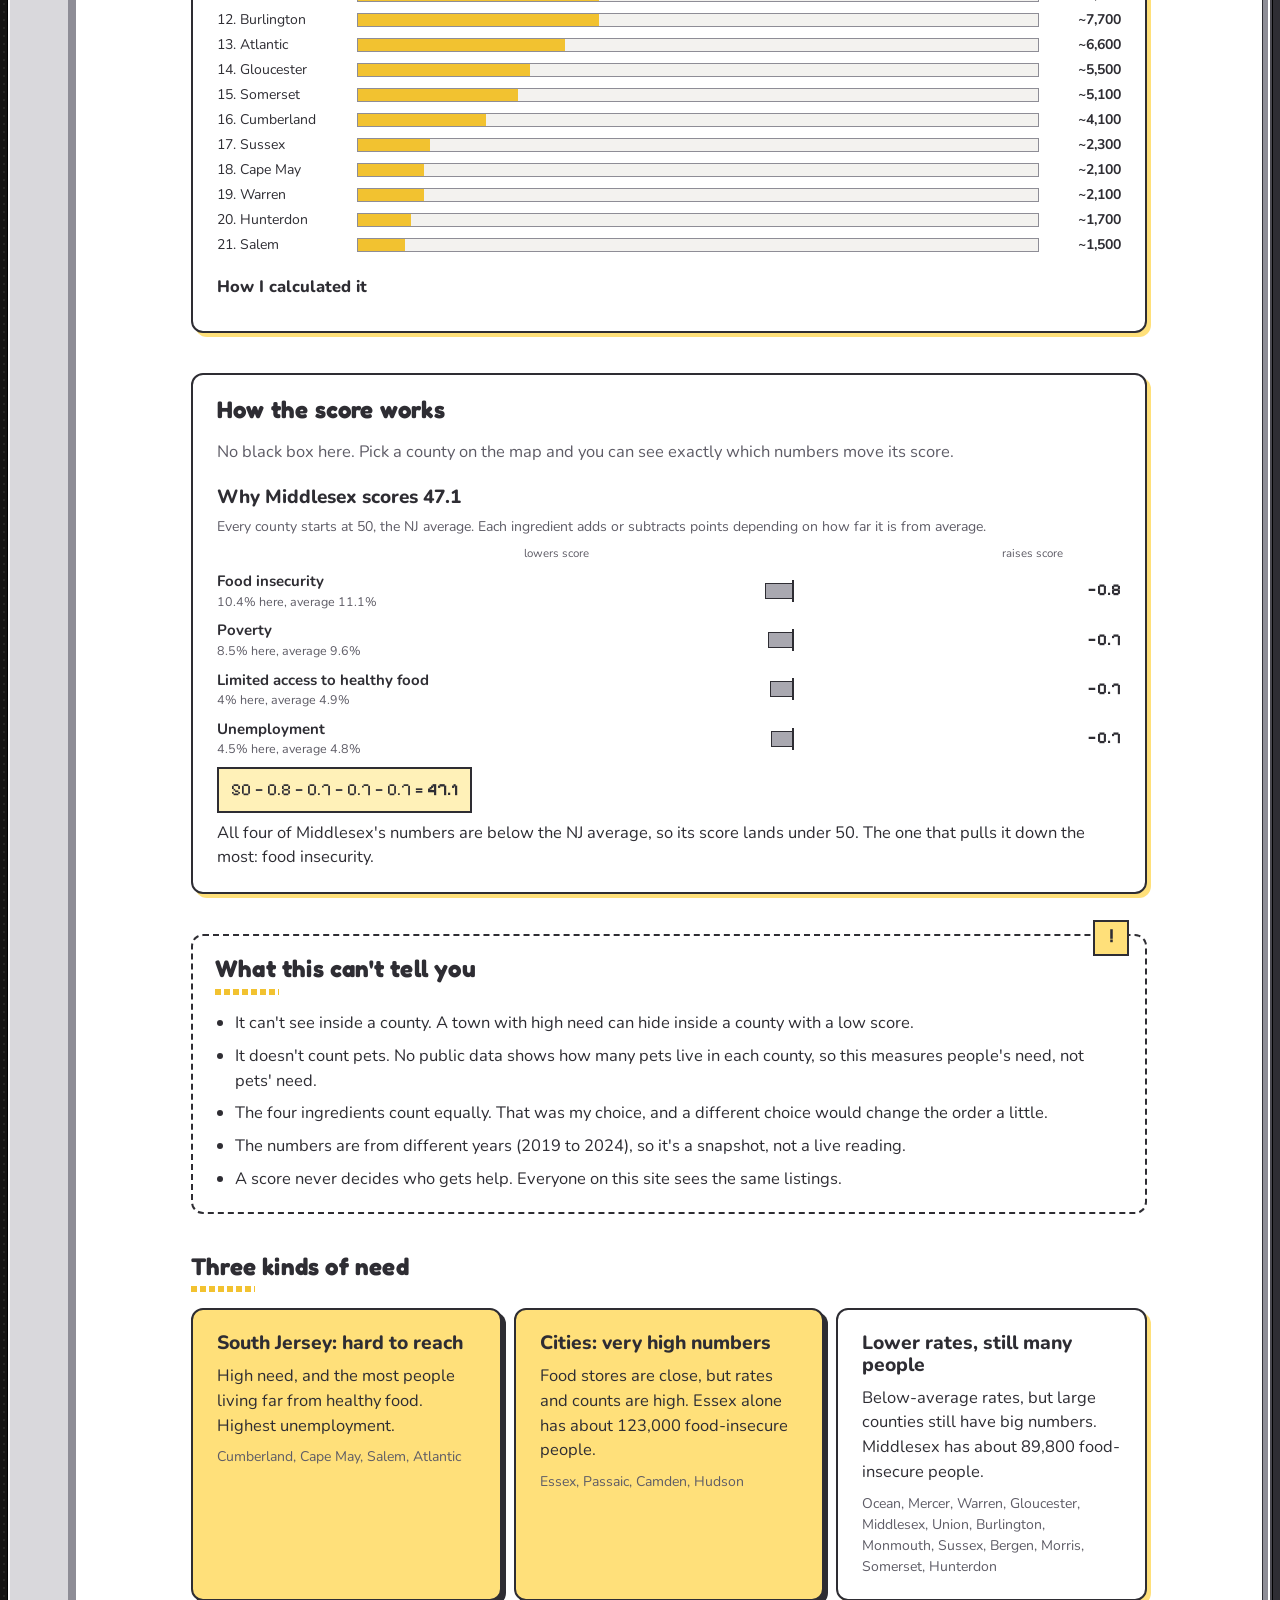
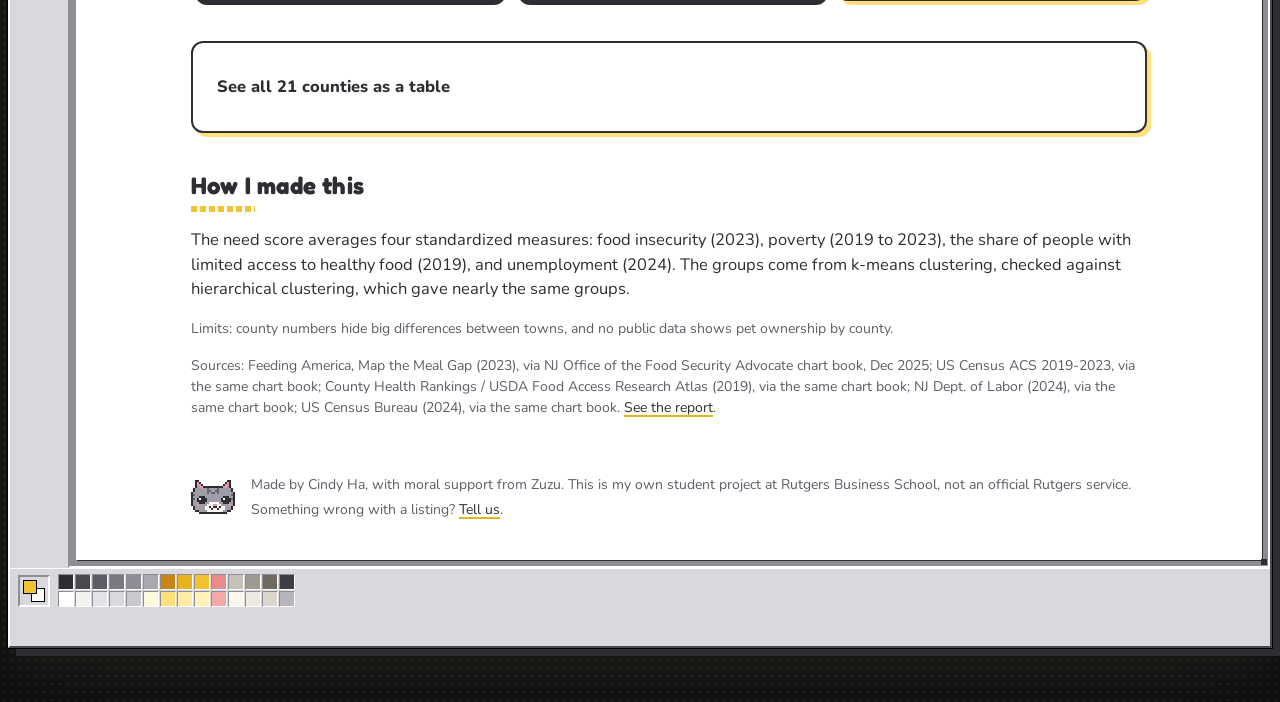
<file: need.html>
<!doctype html>
<html lang="en">
<head>
<meta charset="utf-8">
<meta name="viewport" content="width=device-width, initial-scale=1">
<title>NJ food need by county · Paws &amp; Pantries</title>
<meta name="description" content="Where food need is highest in New Jersey: food insecurity, poverty, food access, and unemployment for all 21 counties.">
<meta name="theme-color" content="#2E2D33">
<link rel="preconnect" href="https://fonts.googleapis.com">
<link rel="preconnect" href="https://fonts.gstatic.com" crossorigin>
<link rel="icon" href="favicon.ico" sizes="32x32">
<link rel="icon" href="assets/favicon-32.png" type="image/png" sizes="32x32">
<link rel="apple-touch-icon" href="assets/apple-touch-icon.png">
<link rel="manifest" href="manifest.webmanifest">
<link rel="stylesheet" href="https://fonts.googleapis.com/css2?family=Pixelify+Sans:wght@500;600;700&family=Fredoka:wght@500;600;700&family=Nunito:wght@400;600;700;800&display=swap">
<link rel="stylesheet" href="assets/style.css?v=26">
<script src="assets/analytics.js?v=26"></script>
<script src="assets/common.js?v=26" defer></script>
<script src="assets/desktop.js?v=26" defer></script>
<script src="assets/paint.js?v=26" defer></script>
<script src="assets/pet.js?v=26" defer></script>
<script src="assets/need.js?v=26" defer></script>
</head>
<body>
<svg width="0" height="0" style="position:absolute" aria-hidden="true" focusable="false"><defs><filter id="crayon" x="-5%" y="-5%" width="110%" height="110%"><feTurbulence type="fractalNoise" baseFrequency="0.035" numOctaves="2" seed="4" result="w"/><feDisplacementMap in="SourceGraphic" in2="w" scale="4" result="d"/><feTurbulence type="fractalNoise" baseFrequency="0.9" numOctaves="1" seed="2" result="g"/><feDisplacementMap in="d" in2="g" scale="2.2"/></filter></defs></svg>
<div class="win">
<div class="titlebar" role="region" aria-label="Window title"><a class="tb-home" href="./" aria-label="Paws and Pantries home"><img class="pix" src="assets/sprites/zuzu-icon.png" alt="" width="22" height="17"><span class="tb-title">zuzu.bmp - Paws &amp; Pantries</span></a><span class="tb-btns"><button type="button" data-win="min" aria-label="Minimize">_</button><button type="button" data-win="max" aria-label="Maximize">&#9633;</button><button type="button" data-win="close" aria-label="Close">x</button></span></div>
<nav class="menubar" aria-label="Main">
  <a class="menu-link" href="./" data-i18n="nav_help">Find help</a>
  <a class="menu-link" href="need.html" aria-current="page" data-i18n="nav_need">NJ need</a>
  <a class="menu-link" href="wait.html" data-i18n="nav_wait">Pets who wait</a>
  <a class="menu-link" href="club.html" data-i18n="nav_club">Zuzu's Club</a>
  <a class="menu-link" href="about.html" data-i18n="nav_about">About</a>
<span class="mb-spacer"></span>
        <button class="menu-btn" id="bigBtn" type="button" aria-pressed="false" data-i18n="big">A+ Bigger text</button>
        <button class="menu-btn" id="langBtn" type="button" data-i18n="lang">Español</button>
</nav>
<div class="workspace">
<div class="toolbox" role="region" aria-label="Paint tools"><button type="button" class="tool on" data-tool="select" aria-label="Browse" title="Browse" aria-pressed="true" data-hint-en="Pointer: click around the site as usual" data-hint-es="Puntero: navegue el sitio como siempre"><svg width="16" height="16" viewBox="0 0 20 20" shape-rendering="crispEdges" aria-hidden="true"><path d="M5 2v14l4-4 3 6 2-1-3-6h5z" fill="#fff" stroke="#000" stroke-width="1.4"/></svg></button><button type="button" class="tool" data-tool="pencil" aria-label="Pencil" title="Pencil" aria-pressed="false" data-hint-en="Pencil: doodle on the page. Pick a color below." data-hint-es="Lápiz: dibuje en la página. Elija un color abajo."><svg width="16" height="16" viewBox="0 0 20 20" shape-rendering="crispEdges" aria-hidden="true"><rect x="3" y="12" width="9" height="3" fill="#000" transform="rotate(-45 8 13)"/><rect x="2" y="15" width="3" height="3" fill="#000"/></svg></button><button type="button" class="tool" data-tool="brush" aria-label="Brush" title="Brush" aria-pressed="false" data-hint-en="Brush: a thicker doodle." data-hint-es="Pincel: un trazo más grueso."><svg width="16" height="16" viewBox="0 0 20 20" shape-rendering="crispEdges" aria-hidden="true"><rect x="9" y="2" width="3" height="9" fill="#804000"/><rect x="7" y="11" width="7" height="6" fill="#000"/></svg></button><button type="button" class="tool" data-tool="spray" aria-label="Spray" title="Spray" aria-pressed="false" data-hint-en="Spray: tap to spray sparkles." data-hint-es="Aerosol: toque para rociar brillitos."><svg width="16" height="16" viewBox="0 0 20 20" shape-rendering="crispEdges" aria-hidden="true"><rect x="6" y="6" width="7" height="11" fill="#000"/><rect x="8" y="3" width="3" height="3" fill="#000"/><rect x="2" y="3" width="1.5" height="1.5" fill="#000"/><rect x="4" y="1" width="1.5" height="1.5" fill="#000"/><rect x="1" y="6" width="1.5" height="1.5" fill="#000"/></svg></button><button type="button" class="tool" data-tool="bucket" aria-label="Fill" title="Fill" aria-pressed="false" data-hint-en="Paint bucket: tap to refill the header with your color." data-hint-es="Bote de pintura: toque para rellenar el encabezado con su color."><svg width="16" height="16" viewBox="0 0 20 20" shape-rendering="crispEdges" aria-hidden="true"><path d="M4 9l6-6 6 6-6 6z" fill="none" stroke="#000" stroke-width="1.5"/><rect x="14" y="11" width="3" height="6" fill="#000"/></svg></button><button type="button" class="tool" data-tool="eraser" aria-label="Eraser" title="Eraser" aria-pressed="false" data-hint-en="Eraser: clears your doodles." data-hint-es="Borrador: borra sus dibujos."><svg width="16" height="16" viewBox="0 0 20 20" shape-rendering="crispEdges" aria-hidden="true"><rect x="3" y="7" width="13" height="7" fill="#fff" stroke="#000" stroke-width="1.5"/><rect x="3" y="7" width="5" height="7" fill="#F4A9A8"/></svg></button><button type="button" class="tool" data-tool="text" aria-label="Text" title="Text" aria-pressed="false" data-hint-en="Text: switch between English and Spanish." data-hint-es="Texto: cambie entre inglés y español."><svg width="16" height="16" viewBox="0 0 20 20" shape-rendering="crispEdges" aria-hidden="true"><text x="4" y="16" font-family="Times New Roman" font-weight="700" font-size="16" fill="#000">A</text></svg></button><button type="button" class="tool" data-tool="zoom" aria-label="Zoom" title="Zoom" aria-pressed="false" data-hint-en="Magnifier: bigger or smaller text." data-hint-es="Lupa: letra más grande o más pequeña."><svg width="16" height="16" viewBox="0 0 20 20" shape-rendering="crispEdges" aria-hidden="true"><circle cx="8" cy="8" r="5" fill="none" stroke="#000" stroke-width="2"/><rect x="11" y="12" width="3" height="6" fill="#000" transform="rotate(-45 12 14)"/></svg></button><span class="tool-opt" aria-hidden="true"><i class="size s1 on"></i><i class="size s2"></i><i class="size s3"></i></span></div>
<div class="well"><div class="paper"><canvas class="doodle" aria-hidden="true"></canvas>
<header class="hero">
  <div class="wrap">
    <h1 style="margin-top:18px" data-en="Where New Jersey needs the most help" data-es="Dónde Nueva Jersey necesita más ayuda">Where New Jersey needs the most help</h1>
    <p class="lede" style="margin-top:10px;max-width:40em" data-en="I combined four public measures into one need score for each county, then grouped the counties that look alike. A score of 50 is the New Jersey average. Middlesex, where I live, comes in a little under that, but it still has one of the biggest headcounts in the state." data-es="Combiné cuatro medidas públicas en un puntaje de necesidad por condado y luego agrupé los condados parecidos. Un puntaje de 50 es el promedio de Nueva Jersey. Middlesex, donde vivo, queda un poco por debajo, pero tiene una de las cantidades más altas de personas con necesidad en todo el estado.">I combined four public measures into one need score for each county, then grouped the counties that look alike. A score of 50 is the New Jersey average. Middlesex, where I live, comes in a little under that, but it still has one of the biggest headcounts in the state.</p>
  </div>
</header>

<main class="wrap">
  <section class="section chart-card" aria-labelledby="mapH">
    <h2 id="mapH" data-en="Where pets and people need help most" data-es="Dónde más necesitan ayuda las mascotas y las personas">Where pets and people need help most</h2>
    <p class="muted" data-en="Tap or hover on a county to see its numbers. Darker means more." data-es="Toque o pase el cursor sobre un condado para ver sus datos. Cuanto más oscuro, más necesidad.">Tap or hover on a county to see its numbers. Darker means more.</p>
    <div class="chips" role="group" aria-label="Map view">
      <button class="chip" type="button" data-view="score" aria-pressed="true" data-en="Need score" data-es="Puntaje de necesidad">Need score</button>
      <button class="chip" type="button" data-view="pets" aria-pressed="false" data-en="Pet households in need (est.)" data-es="Hogares con mascotas en necesidad (est.)">Pet households in need (est.)</button>
    </div>
    <div class="map-wrap">
      <div class="map">
        <svg id="map" role="img" aria-label="Map of New Jersey counties shaded by need score"></svg>
        <div class="legend" id="legend" aria-hidden="true"></div>
        <div class="legend-labels"><span data-en="Lower need" data-es="Menos necesidad">Lower need</span><span data-en="Higher need" data-es="Más necesidad">Higher need</span></div>
      </div>
      <div class="detail" id="detail" aria-live="polite"></div>
    </div>
  </section>

  <section class="section chart-card" aria-labelledby="pnH">
    <h2 id="pnH" data-en="Predicted demand: pet households facing hunger" data-es="Demanda estimada: hogares con mascotas que pasan hambre">Predicted demand: pet households facing hunger</h2>
    <p class="muted" data-en="Nobody counts pets by county, which surprised me, so I estimated it myself. As far as I can tell, this is the first county-by-county estimate of pet food need in New Jersey." data-es="Me sorprendió que nadie cuente las mascotas por condado, así que hice la estimación yo misma. Hasta donde sé, es la primera estimación condado por condado de la necesidad de comida para mascotas en Nueva Jersey.">Nobody counts pets by county, which surprised me, so I estimated it myself. As far as I can tell, this is the first county-by-county estimate of pet food need in New Jersey.</p>
    <div id="petNeed"></div>
  </section>

  <section class="section chart-card" aria-labelledby="exH">
    <h2 id="exH" data-en="How the score works" data-es="Cómo funciona el puntaje">How the score works</h2>
    <p class="muted" data-en="No black box here. Pick a county on the map and you can see exactly which numbers move its score." data-es="Aquí no hay caja negra. Elija un condado en el mapa y verá exactamente qué números mueven su puntaje.">No black box here. Pick a county on the map and you can see exactly which numbers move its score.</p>
    <div id="explain" class="explain" aria-live="polite"></div>
  </section>

  <section class="section limits" aria-labelledby="limH">
    <h2 id="limH" data-en="What this can't tell you" data-es="Lo que esto no puede decirle">What this can't tell you</h2>
    <ul>
      <li data-en="It can't see inside a county. A town with high need can hide inside a county with a low score." data-es="No puede ver dentro de un condado. Un pueblo con mucha necesidad puede esconderse en un condado con puntaje bajo.">It can't see inside a county. A town with high need can hide inside a county with a low score.</li>
      <li data-en="It doesn't count pets. No public data shows how many pets live in each county, so this measures people's need, not pets' need." data-es="No cuenta mascotas. No hay datos públicos de cuántas mascotas viven en cada condado, así que esto mide la necesidad de las personas, no la de las mascotas.">It doesn't count pets. No public data shows how many pets live in each county, so this measures people's need, not pets' need.</li>
      <li data-en="The four ingredients count equally. That was my choice, and a different choice would change the order a little." data-es="Los cuatro ingredientes cuentan igual. Esa fue mi decisión, y otra decisión cambiaría un poco el orden.">The four ingredients count equally. That was my choice, and a different choice would change the order a little.</li>
      <li data-en="The numbers are from different years (2019 to 2024), so it's a snapshot, not a live reading." data-es="Los números son de años distintos (2019 a 2024), así que es una foto, no una lectura en vivo.">The numbers are from different years (2019 to 2024), so it's a snapshot, not a live reading.</li>
      <li data-en="A score never decides who gets help. Everyone on this site sees the same listings." data-es="Un puntaje nunca decide quién recibe ayuda. Todos ven los mismos lugares en este sitio.">A score never decides who gets help. Everyone on this site sees the same listings.</li>
    </ul>
  </section>

  <section class="section" aria-labelledby="grpH">
    <h2 id="grpH" data-en="Three kinds of need" data-es="Tres tipos de necesidad">Three kinds of need</h2>
    <div class="grid-2" id="groups"></div>
  </section>

  <section class="section chart-card" aria-labelledby="tblH">
    <details>
      <summary id="tblH" data-en="See all 21 counties as a table" data-es="Ver los 21 condados en una tabla">See all 21 counties as a table</summary>
      <div class="table-box"><table id="table"></table></div>
    </details>
  </section>

  <section class="section">
    <h2 data-en="How I made this" data-es="Cómo lo hice">How I made this</h2>
    <p data-en="The need score averages four standardized measures: food insecurity (2023), poverty (2019 to 2023), the share of people with limited access to healthy food (2019), and unemployment (2024). The groups come from k-means clustering, checked against hierarchical clustering, which gave nearly the same groups." data-es="El puntaje promedia cuatro medidas estandarizadas: inseguridad alimentaria (2023), pobreza (2019 a 2023), el porcentaje de la población con acceso limitado a comida saludable (2019) y desempleo (2024). Los grupos vienen de un análisis de conglomerados k-means, comprobado con un análisis jerárquico que dio casi los mismos grupos.">The need score averages four standardized measures: food insecurity (2023), poverty (2019 to 2023), the share of people with limited access to healthy food (2019), and unemployment (2024). The groups come from k-means clustering, checked against hierarchical clustering, which gave nearly the same groups.</p>
    <p class="muted small" data-en="Limits: county numbers hide big differences between towns, and no public data shows pet ownership by county." data-es="Límites: los datos por condado esconden grandes diferencias entre pueblos, y no hay datos públicos de mascotas por condado.">Limits: county numbers hide big differences between towns, and no public data shows pet ownership by county.</p>
    <p class="muted small" id="sources"></p>
  </section>
  <footer class="site-foot">
    <img class="pix" src="assets/sprites/zuzu-icon.png" alt="" width="44" height="34">
    <div>
      <p data-en="Made by Cindy Ha, with moral support from Zuzu. This is my own student project at Rutgers Business School, not an official Rutgers service." data-es="Hecho por Cindy Ha, con el apoyo moral de Zuzu. Es mi propio proyecto estudiantil en Rutgers Business School, no un servicio oficial de Rutgers.">Made by Cindy Ha, with moral support from Zuzu. This is my own student project at Rutgers Business School, not an official Rutgers service.</p>
      <p><span data-i18n="report">Something wrong with a listing?</span> <a href="about.html#report" data-i18n="report_link">Tell us</a>.</p>
    </div>
  </footer>
</main>
</div></div>
</div>
<div class="palette" role="region" aria-label="Colors"><span class="fgbg" aria-hidden="true"><i id="fgSw" style="background:#F2C230"></i><b style="background:#FFFFFF"></b></span><span class="swatches"><button type="button" class="sw" data-color="#2E2D33" style="background:#2E2D33" aria-label="Color #2E2D33"></button><button type="button" class="sw" data-color="#4A4950" style="background:#4A4950" aria-label="Color #4A4950"></button><button type="button" class="sw" data-color="#5E5C66" style="background:#5E5C66" aria-label="Color #5E5C66"></button><button type="button" class="sw" data-color="#7A7982" style="background:#7A7982" aria-label="Color #7A7982"></button><button type="button" class="sw" data-color="#8E8D96" style="background:#8E8D96" aria-label="Color #8E8D96"></button><button type="button" class="sw" data-color="#A9A8B0" style="background:#A9A8B0" aria-label="Color #A9A8B0"></button><button type="button" class="sw" data-color="#C98415" style="background:#C98415" aria-label="Color #C98415"></button><button type="button" class="sw" data-color="#E8B320" style="background:#E8B320" aria-label="Color #E8B320"></button><button type="button" class="sw" data-color="#F2C230" style="background:#F2C230" aria-label="Color #F2C230"></button><button type="button" class="sw" data-color="#E98A8F" style="background:#E98A8F" aria-label="Color #E98A8F"></button><button type="button" class="sw" data-color="#C6C2B8" style="background:#C6C2B8" aria-label="Color #C6C2B8"></button><button type="button" class="sw" data-color="#9E9A90" style="background:#9E9A90" aria-label="Color #9E9A90"></button><button type="button" class="sw" data-color="#6E6A62" style="background:#6E6A62" aria-label="Color #6E6A62"></button><button type="button" class="sw" data-color="#3E3D44" style="background:#3E3D44" aria-label="Color #3E3D44"></button><button type="button" class="sw" data-color="#FFFFFF" style="background:#FFFFFF" aria-label="Color #FFFFFF"></button><button type="button" class="sw" data-color="#F3F2EF" style="background:#F3F2EF" aria-label="Color #F3F2EF"></button><button type="button" class="sw" data-color="#E4E2E6" style="background:#E4E2E6" aria-label="Color #E4E2E6"></button><button type="button" class="sw" data-color="#D9D8DC" style="background:#D9D8DC" aria-label="Color #D9D8DC"></button><button type="button" class="sw" data-color="#C9C8CE" style="background:#C9C8CE" aria-label="Color #C9C8CE"></button><button type="button" class="sw" data-color="#FFF8DC" style="background:#FFF8DC" aria-label="Color #FFF8DC"></button><button type="button" class="sw" data-color="#FFE07A" style="background:#FFE07A" aria-label="Color #FFE07A"></button><button type="button" class="sw" data-color="#FFEDA6" style="background:#FFEDA6" aria-label="Color #FFEDA6"></button><button type="button" class="sw" data-color="#FFF1B8" style="background:#FFF1B8" aria-label="Color #FFF1B8"></button><button type="button" class="sw" data-color="#F4A9A8" style="background:#F4A9A8" aria-label="Color #F4A9A8"></button><button type="button" class="sw" data-color="#FBF7EE" style="background:#FBF7EE" aria-label="Color #FBF7EE"></button><button type="button" class="sw" data-color="#EFEAE0" style="background:#EFEAE0" aria-label="Color #EFEAE0"></button><button type="button" class="sw" data-color="#DCD6CA" style="background:#DCD6CA" aria-label="Color #DCD6CA"></button><button type="button" class="sw" data-color="#B8B4BC" style="background:#B8B4BC" aria-label="Color #B8B4BC"></button></span></div>
<div class="statusbar" role="region" aria-label="Status bar"><span id="statusMsg" role="status" data-en="For help, dial 2-1-1 anytime." data-es="Para ayuda, marque 2-1-1 a cualquier hora.">For help, dial 2-1-1 anytime.</span><span data-en="Work in progress: direct checks start Dec 2026" data-es="En construcción: verificación directa desde dic. 2026">Work in progress: direct checks start Dec 2026</span></div>
</div>

</body>
</html>
</file>
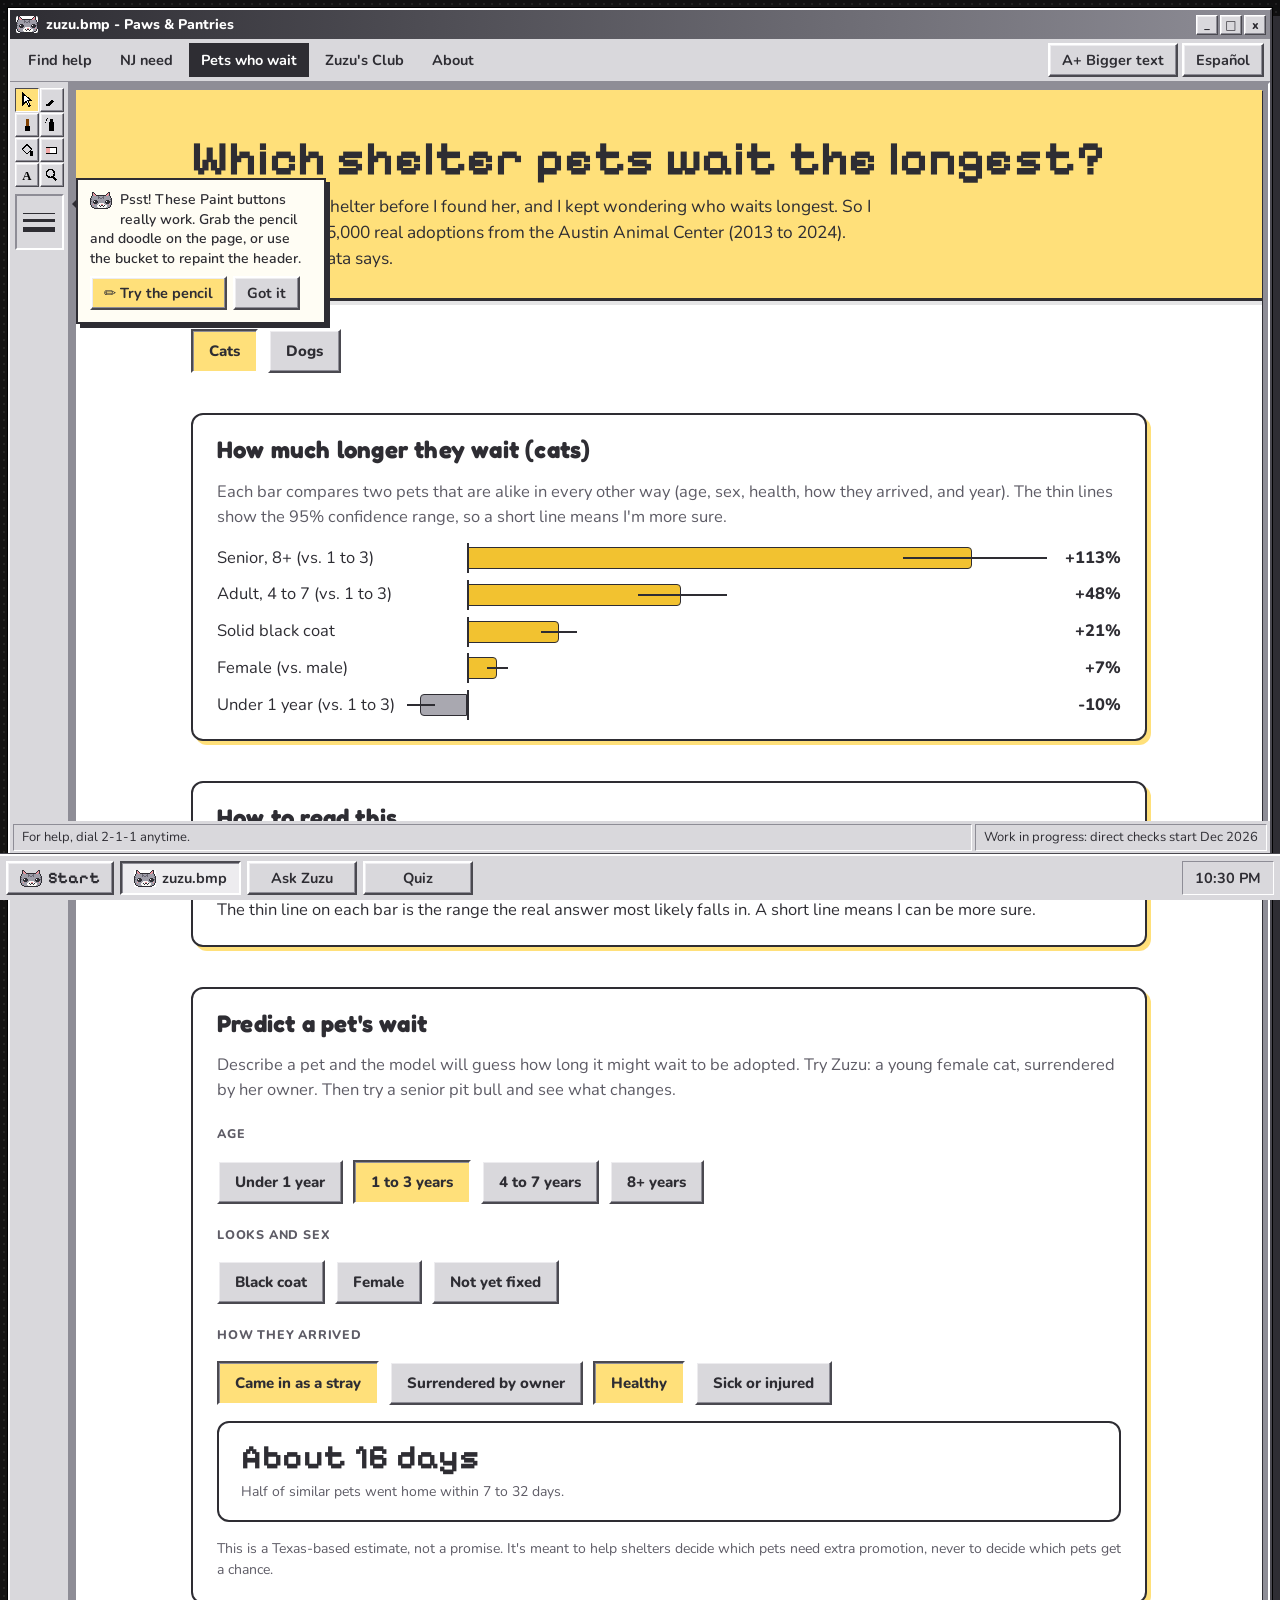
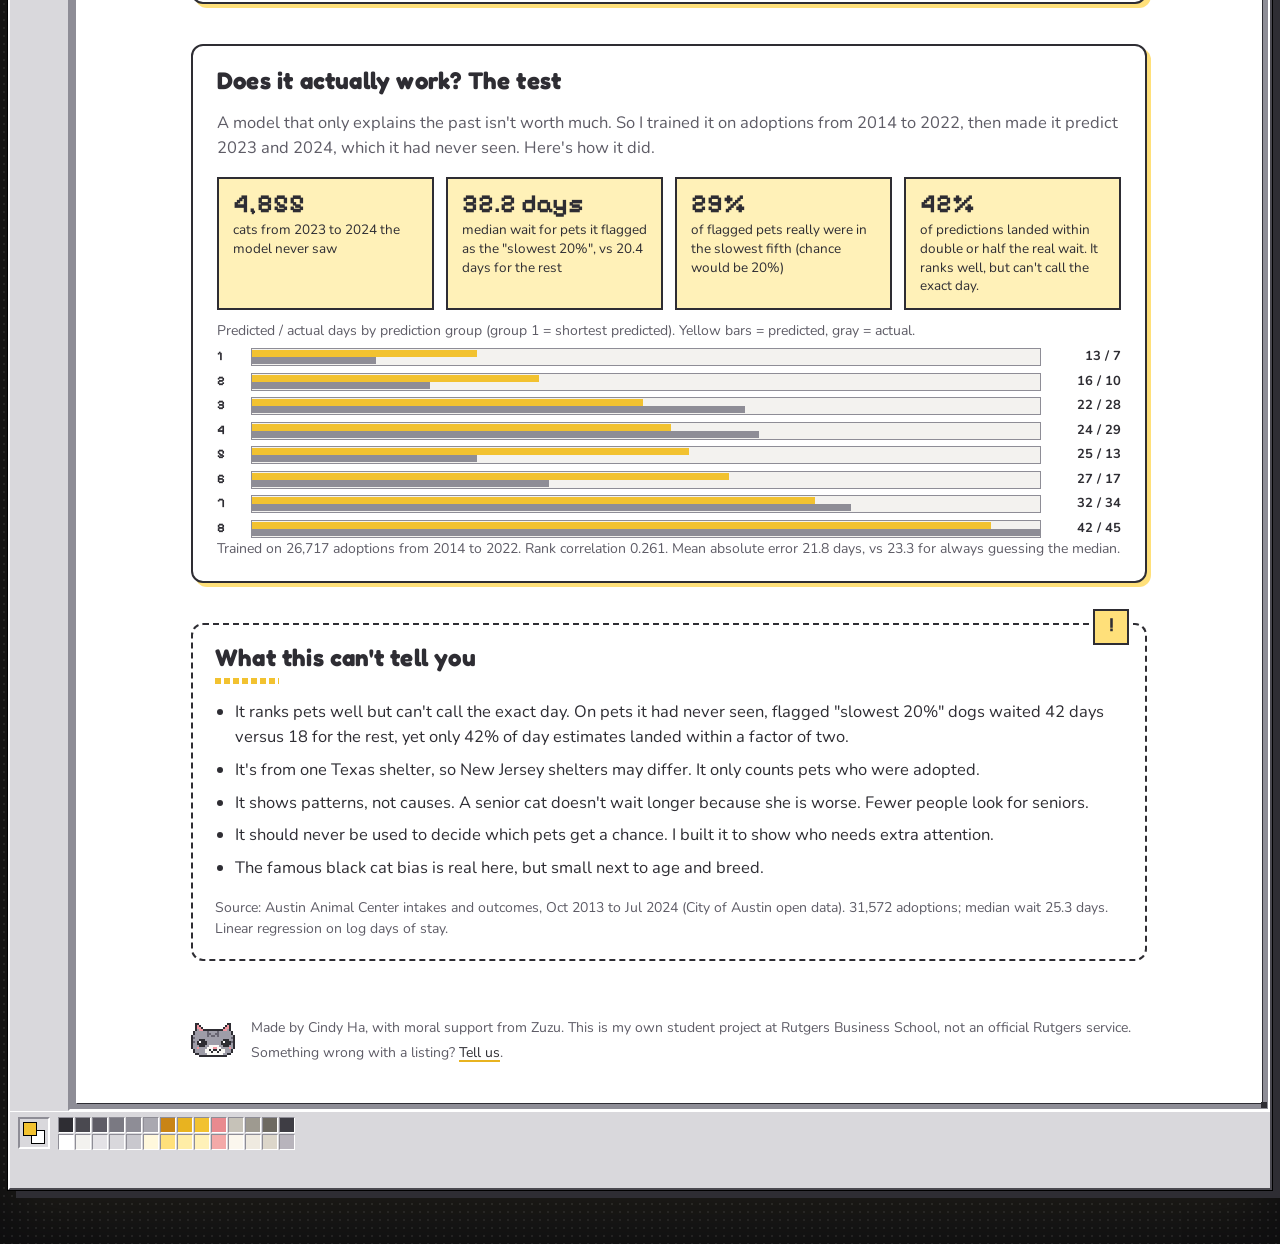
<file: wait.html>
<!doctype html>
<html lang="en">
<head>
<meta charset="utf-8">
<meta name="viewport" content="width=device-width, initial-scale=1">
<title>Which pets wait longest · Paws &amp; Pantries</title>
<meta name="description" content="Which shelter pets wait longest to be adopted, from about 75,000 adoptions at the Austin Animal Center.">
<meta name="theme-color" content="#2E2D33">
<link rel="preconnect" href="https://fonts.googleapis.com">
<link rel="preconnect" href="https://fonts.gstatic.com" crossorigin>
<link rel="icon" href="favicon.ico" sizes="32x32">
<link rel="icon" href="assets/favicon-32.png" type="image/png" sizes="32x32">
<link rel="apple-touch-icon" href="assets/apple-touch-icon.png">
<link rel="manifest" href="manifest.webmanifest">
<link rel="stylesheet" href="https://fonts.googleapis.com/css2?family=Pixelify+Sans:wght@500;600;700&family=Fredoka:wght@500;600;700&family=Nunito:wght@400;600;700;800&display=swap">
<link rel="stylesheet" href="assets/style.css?v=26">
<script src="assets/analytics.js?v=26"></script>
<script src="assets/common.js?v=26" defer></script>
<script src="assets/desktop.js?v=26" defer></script>
<script src="assets/paint.js?v=26" defer></script>
<script src="assets/pet.js?v=26" defer></script>
<script src="assets/wait.js?v=26" defer></script>
</head>
<body>
<svg width="0" height="0" style="position:absolute" aria-hidden="true" focusable="false"><defs><filter id="crayon" x="-5%" y="-5%" width="110%" height="110%"><feTurbulence type="fractalNoise" baseFrequency="0.035" numOctaves="2" seed="4" result="w"/><feDisplacementMap in="SourceGraphic" in2="w" scale="4" result="d"/><feTurbulence type="fractalNoise" baseFrequency="0.9" numOctaves="1" seed="2" result="g"/><feDisplacementMap in="d" in2="g" scale="2.2"/></filter></defs></svg>
<div class="win">
<div class="titlebar" role="region" aria-label="Window title"><a class="tb-home" href="./" aria-label="Paws and Pantries home"><img class="pix" src="assets/sprites/zuzu-icon.png" alt="" width="22" height="17"><span class="tb-title">zuzu.bmp - Paws &amp; Pantries</span></a><span class="tb-btns"><button type="button" data-win="min" aria-label="Minimize">_</button><button type="button" data-win="max" aria-label="Maximize">&#9633;</button><button type="button" data-win="close" aria-label="Close">x</button></span></div>
<nav class="menubar" aria-label="Main">
  <a class="menu-link" href="./" data-i18n="nav_help">Find help</a>
  <a class="menu-link" href="need.html" data-i18n="nav_need">NJ need</a>
  <a class="menu-link" href="wait.html" aria-current="page" data-i18n="nav_wait">Pets who wait</a>
  <a class="menu-link" href="club.html" data-i18n="nav_club">Zuzu's Club</a>
  <a class="menu-link" href="about.html" data-i18n="nav_about">About</a>
<span class="mb-spacer"></span>
        <button class="menu-btn" id="bigBtn" type="button" aria-pressed="false" data-i18n="big">A+ Bigger text</button>
        <button class="menu-btn" id="langBtn" type="button" data-i18n="lang">Español</button>
</nav>
<div class="workspace">
<div class="toolbox" role="region" aria-label="Paint tools"><button type="button" class="tool on" data-tool="select" aria-label="Browse" title="Browse" aria-pressed="true" data-hint-en="Pointer: click around the site as usual" data-hint-es="Puntero: navegue el sitio como siempre"><svg width="16" height="16" viewBox="0 0 20 20" shape-rendering="crispEdges" aria-hidden="true"><path d="M5 2v14l4-4 3 6 2-1-3-6h5z" fill="#fff" stroke="#000" stroke-width="1.4"/></svg></button><button type="button" class="tool" data-tool="pencil" aria-label="Pencil" title="Pencil" aria-pressed="false" data-hint-en="Pencil: doodle on the page. Pick a color below." data-hint-es="Lápiz: dibuje en la página. Elija un color abajo."><svg width="16" height="16" viewBox="0 0 20 20" shape-rendering="crispEdges" aria-hidden="true"><rect x="3" y="12" width="9" height="3" fill="#000" transform="rotate(-45 8 13)"/><rect x="2" y="15" width="3" height="3" fill="#000"/></svg></button><button type="button" class="tool" data-tool="brush" aria-label="Brush" title="Brush" aria-pressed="false" data-hint-en="Brush: a thicker doodle." data-hint-es="Pincel: un trazo más grueso."><svg width="16" height="16" viewBox="0 0 20 20" shape-rendering="crispEdges" aria-hidden="true"><rect x="9" y="2" width="3" height="9" fill="#804000"/><rect x="7" y="11" width="7" height="6" fill="#000"/></svg></button><button type="button" class="tool" data-tool="spray" aria-label="Spray" title="Spray" aria-pressed="false" data-hint-en="Spray: tap to spray sparkles." data-hint-es="Aerosol: toque para rociar brillitos."><svg width="16" height="16" viewBox="0 0 20 20" shape-rendering="crispEdges" aria-hidden="true"><rect x="6" y="6" width="7" height="11" fill="#000"/><rect x="8" y="3" width="3" height="3" fill="#000"/><rect x="2" y="3" width="1.5" height="1.5" fill="#000"/><rect x="4" y="1" width="1.5" height="1.5" fill="#000"/><rect x="1" y="6" width="1.5" height="1.5" fill="#000"/></svg></button><button type="button" class="tool" data-tool="bucket" aria-label="Fill" title="Fill" aria-pressed="false" data-hint-en="Paint bucket: tap to refill the header with your color." data-hint-es="Bote de pintura: toque para rellenar el encabezado con su color."><svg width="16" height="16" viewBox="0 0 20 20" shape-rendering="crispEdges" aria-hidden="true"><path d="M4 9l6-6 6 6-6 6z" fill="none" stroke="#000" stroke-width="1.5"/><rect x="14" y="11" width="3" height="6" fill="#000"/></svg></button><button type="button" class="tool" data-tool="eraser" aria-label="Eraser" title="Eraser" aria-pressed="false" data-hint-en="Eraser: clears your doodles." data-hint-es="Borrador: borra sus dibujos."><svg width="16" height="16" viewBox="0 0 20 20" shape-rendering="crispEdges" aria-hidden="true"><rect x="3" y="7" width="13" height="7" fill="#fff" stroke="#000" stroke-width="1.5"/><rect x="3" y="7" width="5" height="7" fill="#F4A9A8"/></svg></button><button type="button" class="tool" data-tool="text" aria-label="Text" title="Text" aria-pressed="false" data-hint-en="Text: switch between English and Spanish." data-hint-es="Texto: cambie entre inglés y español."><svg width="16" height="16" viewBox="0 0 20 20" shape-rendering="crispEdges" aria-hidden="true"><text x="4" y="16" font-family="Times New Roman" font-weight="700" font-size="16" fill="#000">A</text></svg></button><button type="button" class="tool" data-tool="zoom" aria-label="Zoom" title="Zoom" aria-pressed="false" data-hint-en="Magnifier: bigger or smaller text." data-hint-es="Lupa: letra más grande o más pequeña."><svg width="16" height="16" viewBox="0 0 20 20" shape-rendering="crispEdges" aria-hidden="true"><circle cx="8" cy="8" r="5" fill="none" stroke="#000" stroke-width="2"/><rect x="11" y="12" width="3" height="6" fill="#000" transform="rotate(-45 12 14)"/></svg></button><span class="tool-opt" aria-hidden="true"><i class="size s1 on"></i><i class="size s2"></i><i class="size s3"></i></span></div>
<div class="well"><div class="paper"><canvas class="doodle" aria-hidden="true"></canvas>
<header class="hero">
  <div class="wrap">
    <h1 style="margin-top:18px" data-en="Which shelter pets wait the longest?" data-es="¿Qué mascotas esperan más en el refugio?">Which shelter pets wait the longest?</h1>
    <p class="lede" style="margin-top:10px;max-width:40em" data-en="Zuzu waited at a shelter before I found her, and I kept wondering who waits longest. So I looked at about 75,000 real adoptions from the Austin Animal Center (2013 to 2024). Here's what the data says." data-es="Zuzu esperó en un refugio antes de que yo la encontrara, y me quedé pensando quién espera más. Así que revisé unas 75,000 adopciones reales del Austin Animal Center (2013 a 2024). Esto es lo que dicen los datos.">Zuzu waited at a shelter before I found her, and I kept wondering who waits longest. So I looked at about 75,000 real adoptions from the Austin Animal Center (2013 to 2024). Here's what the data says.</p>
  </div>
</header>

<main class="wrap">
  <div class="chips" role="group" aria-label="Choose cats or dogs">
    <button class="chip" type="button" data-sp="cat" aria-pressed="true" data-en="Cats" data-es="Gatos">Cats</button>
    <button class="chip" type="button" data-sp="dog" aria-pressed="false" data-en="Dogs" data-es="Perros">Dogs</button>
  </div>

  <section class="section chart-card" aria-labelledby="barsH">
    <h2 id="barsH"></h2>
    <p class="muted" data-en="Each bar compares two pets that are alike in every other way (age, sex, health, how they arrived, and year). The thin lines show the 95% confidence range, so a short line means I'm more sure." data-es="Cada barra compara dos mascotas iguales en todo lo demás (edad, sexo, salud, cómo llegaron y año). Las líneas delgadas muestran el intervalo de confianza del 95%, así que una línea corta significa más seguridad.">Compared with a similar pet, holding everything else equal (age, sex, health, how they arrived, and year). Lines show the 95% confidence range.</p>
    <div class="bars" id="bars"></div>
  </section>

  <section class="section card" aria-labelledby="howH">
    <h2 id="howH" data-en="How to read this" data-es="Cómo leer esto">How to read this</h2>
    <p data-en="Each bar compares two pets who are the same in every way the shelter recorded, except one thing. &quot;+113%&quot; for senior cats means a senior cat waited a bit more than twice as long as a young adult cat who was otherwise alike." data-es="Cada barra compara dos mascotas iguales en todo lo que el refugio registró, menos una cosa. &quot;+113%&quot; para gatos mayores significa que un gato mayor esperó un poco más del doble que un gato adulto joven parecido en todo lo demás.">Each bar compares two pets who are the same in every way the shelter recorded, except one thing. "+113%" for senior cats means a senior cat waited a bit more than twice as long as a young adult cat who was otherwise alike.</p>
    <p data-en="The thin line on each bar is the range the real answer most likely falls in. A short line means I can be more sure." data-es="La línea delgada en cada barra es el rango donde probablemente está la respuesta real. Una línea corta significa que puedo estar más segura.">The thin line on each bar is the range the real answer most likely falls in. A short line means I can be more sure.</p>
  </section>

  <section class="section chart-card" aria-labelledby="tryH">
    <h2 id="tryH" data-en="Predict a pet's wait" data-es="Prediga la espera de una mascota">Predict a pet's wait</h2>
    <p class="muted" data-en="Describe a pet and the model will guess how long it might wait to be adopted. Try Zuzu: a young female cat, surrendered by her owner. Then try a senior pit bull and see what changes." data-es="Describa una mascota y el modelo calculará cuánto podría esperar para ser adoptada. Pruebe con Zuzu: una gata joven, entregada por su dueño. Luego pruebe con un pit bull mayor y vea qué cambia.">Describe a pet and the model will guess how long it might wait to be adopted. Try Zuzu: a young female cat, surrendered by her owner. Then try a senior pit bull and see what changes.</p>
    <p class="chip-label" data-en="Age" data-es="Edad">Age</p>
    <div class="chips" role="group" aria-label="Age" id="ageChips"></div>
    <p class="chip-label" data-en="Looks and sex" data-es="Aspecto y sexo">Looks and sex</p>
    <div class="chips" role="group" aria-label="Traits" id="traitChips"></div>
    <p class="chip-label" data-en="How they arrived" data-es="Cómo llegó">How they arrived</p>
    <div class="chips" role="group" aria-label="Intake story" id="storyChips"></div>
    <div class="tip predict" style="flex-direction:column;gap:6px;align-items:flex-start">
      <p class="result" id="result" aria-live="polite"></p>
      <p class="muted small" id="resultNote"></p>
      <p class="flag" id="flag" hidden></p>
    </div>
    <p class="muted small" data-en="This is a Texas-based estimate, not a promise. It's meant to help shelters decide which pets need extra promotion, never to decide which pets get a chance." data-es="Es una estimación basada en datos de Texas, no una promesa. Sirve para que los refugios decidan qué mascotas necesitan más promoción, nunca para decidir cuáles reciben una oportunidad.">This is a Texas-based estimate, not a promise. It's meant to help shelters decide which pets need extra promotion, never to decide which pets get a chance.</p>
  </section>

  <section class="section chart-card" aria-labelledby="hoH">
    <h2 id="hoH" data-en="Does it actually work? The test" data-es="¿De verdad funciona? La prueba">Does it actually work? The test</h2>
    <p class="muted" data-en="A model that only explains the past isn't worth much. So I trained it on adoptions from 2014 to 2022, then made it predict 2023 and 2024, which it had never seen. Here's how it did." data-es="Un modelo que solo explica el pasado no sirve de mucho. Así que lo entrené con adopciones de 2014 a 2022 y lo hice predecir 2023 y 2024, que nunca había visto. Así le fue.">A model that only explains the past isn't worth much. So I trained it on adoptions from 2014 to 2022, then made it predict 2023 and 2024, which it had never seen. Here's how it did.</p>
    <div id="holdout"></div>
  </section>

  <section class="section limits">
    <h2 data-en="What this can't tell you" data-es="Lo que esto no puede decirle">What this can't tell you</h2>
    <ul>
      <li data-en="It ranks pets well but can't call the exact day. On pets it had never seen, flagged &quot;slowest 20%&quot; dogs waited 42 days versus 18 for the rest, yet only 42% of day estimates landed within a factor of two." data-es="Ordena bien a las mascotas, pero no adivina el día exacto. Con mascotas que nunca vio, los perros marcados en el &quot;20% que más espera&quot; esperaron 42 días contra 18 del resto, pero solo el 42% de las estimaciones quedó dentro del doble o la mitad.">It ranks pets well but can't call the exact day. On pets it had never seen, flagged "slowest 20%" dogs waited 42 days versus 18 for the rest, yet only 42% of day estimates landed within a factor of two.</li>
      <li data-en="It's from one Texas shelter, so New Jersey shelters may differ. It only counts pets who were adopted." data-es="Viene de un refugio de Texas, así que los de Nueva Jersey pueden ser distintos. Solo cuenta mascotas que fueron adoptadas.">It's from one Texas shelter, so New Jersey shelters may differ. It only counts pets who were adopted.</li>
      <li data-en="It shows patterns, not causes. A senior cat doesn't wait longer because she is worse. Fewer people look for seniors." data-es="Muestra patrones, no causas. Una gata mayor no espera más por ser peor. Simplemente, menos personas buscan mascotas mayores.">It shows patterns, not causes. A senior cat doesn't wait longer because she is worse. Fewer people look for seniors.</li>
      <li data-en="It should never be used to decide which pets get a chance. I built it to show who needs extra attention." data-es="Nunca debe usarse para decidir qué mascotas reciben una oportunidad. Lo hice para mostrar quién necesita más atención.">It should never be used to decide which pets get a chance. I built it to show who needs extra attention.</li>
      <li data-en="The famous black cat bias is real here, but small next to age and breed." data-es="El famoso prejuicio contra los gatos negros aparece aquí, pero es pequeño comparado con la edad y la raza.">The famous black cat bias is real here, but small next to age and breed.</li>
    </ul>
    <p class="muted small" id="src"></p>
  </section>
  <footer class="site-foot">
    <img class="pix" src="assets/sprites/zuzu-icon.png" alt="" width="44" height="34">
    <div>
      <p data-en="Made by Cindy Ha, with moral support from Zuzu. This is my own student project at Rutgers Business School, not an official Rutgers service." data-es="Hecho por Cindy Ha, con el apoyo moral de Zuzu. Es mi propio proyecto estudiantil en Rutgers Business School, no un servicio oficial de Rutgers.">Made by Cindy Ha, with moral support from Zuzu. This is my own student project at Rutgers Business School, not an official Rutgers service.</p>
      <p><span data-i18n="report">Something wrong with a listing?</span> <a href="about.html#report" data-i18n="report_link">Tell us</a>.</p>
    </div>
  </footer>
</main>
</div></div>
</div>
<div class="palette" role="region" aria-label="Colors"><span class="fgbg" aria-hidden="true"><i id="fgSw" style="background:#F2C230"></i><b style="background:#FFFFFF"></b></span><span class="swatches"><button type="button" class="sw" data-color="#2E2D33" style="background:#2E2D33" aria-label="Color #2E2D33"></button><button type="button" class="sw" data-color="#4A4950" style="background:#4A4950" aria-label="Color #4A4950"></button><button type="button" class="sw" data-color="#5E5C66" style="background:#5E5C66" aria-label="Color #5E5C66"></button><button type="button" class="sw" data-color="#7A7982" style="background:#7A7982" aria-label="Color #7A7982"></button><button type="button" class="sw" data-color="#8E8D96" style="background:#8E8D96" aria-label="Color #8E8D96"></button><button type="button" class="sw" data-color="#A9A8B0" style="background:#A9A8B0" aria-label="Color #A9A8B0"></button><button type="button" class="sw" data-color="#C98415" style="background:#C98415" aria-label="Color #C98415"></button><button type="button" class="sw" data-color="#E8B320" style="background:#E8B320" aria-label="Color #E8B320"></button><button type="button" class="sw" data-color="#F2C230" style="background:#F2C230" aria-label="Color #F2C230"></button><button type="button" class="sw" data-color="#E98A8F" style="background:#E98A8F" aria-label="Color #E98A8F"></button><button type="button" class="sw" data-color="#C6C2B8" style="background:#C6C2B8" aria-label="Color #C6C2B8"></button><button type="button" class="sw" data-color="#9E9A90" style="background:#9E9A90" aria-label="Color #9E9A90"></button><button type="button" class="sw" data-color="#6E6A62" style="background:#6E6A62" aria-label="Color #6E6A62"></button><button type="button" class="sw" data-color="#3E3D44" style="background:#3E3D44" aria-label="Color #3E3D44"></button><button type="button" class="sw" data-color="#FFFFFF" style="background:#FFFFFF" aria-label="Color #FFFFFF"></button><button type="button" class="sw" data-color="#F3F2EF" style="background:#F3F2EF" aria-label="Color #F3F2EF"></button><button type="button" class="sw" data-color="#E4E2E6" style="background:#E4E2E6" aria-label="Color #E4E2E6"></button><button type="button" class="sw" data-color="#D9D8DC" style="background:#D9D8DC" aria-label="Color #D9D8DC"></button><button type="button" class="sw" data-color="#C9C8CE" style="background:#C9C8CE" aria-label="Color #C9C8CE"></button><button type="button" class="sw" data-color="#FFF8DC" style="background:#FFF8DC" aria-label="Color #FFF8DC"></button><button type="button" class="sw" data-color="#FFE07A" style="background:#FFE07A" aria-label="Color #FFE07A"></button><button type="button" class="sw" data-color="#FFEDA6" style="background:#FFEDA6" aria-label="Color #FFEDA6"></button><button type="button" class="sw" data-color="#FFF1B8" style="background:#FFF1B8" aria-label="Color #FFF1B8"></button><button type="button" class="sw" data-color="#F4A9A8" style="background:#F4A9A8" aria-label="Color #F4A9A8"></button><button type="button" class="sw" data-color="#FBF7EE" style="background:#FBF7EE" aria-label="Color #FBF7EE"></button><button type="button" class="sw" data-color="#EFEAE0" style="background:#EFEAE0" aria-label="Color #EFEAE0"></button><button type="button" class="sw" data-color="#DCD6CA" style="background:#DCD6CA" aria-label="Color #DCD6CA"></button><button type="button" class="sw" data-color="#B8B4BC" style="background:#B8B4BC" aria-label="Color #B8B4BC"></button></span></div>
<div class="statusbar" role="region" aria-label="Status bar"><span id="statusMsg" role="status" data-en="For help, dial 2-1-1 anytime." data-es="Para ayuda, marque 2-1-1 a cualquier hora.">For help, dial 2-1-1 anytime.</span><span data-en="Work in progress: direct checks start Dec 2026" data-es="En construcción: verificación directa desde dic. 2026">Work in progress: direct checks start Dec 2026</span></div>
</div>

</body>
</html>
</file>
<file: assets/style.css>
:root {
  --butter: #FFE07A;
  --butter-soft: #FFF1B8;
  --cream: #FFF8DC;
  --ground: #F3F2EF;
  --card: #FFFFFF;
  --ink: #2E2D33;
  --ink-2: #5E5C66;
  --line: #E2E0DA;
  --amber-ink: #8A5A00;
  --radius: 22px;
  --display: "Fredoka", "Nunito", system-ui, sans-serif;
  --body: "Nunito", system-ui, -apple-system, "Segoe UI", sans-serif;
}
* { box-sizing: border-box; }
html { -webkit-text-size-adjust: 100%; }
body { margin: 0; background-color: var(--ground); background-image: radial-gradient(rgba(46,45,51,0.07) 1.2px, transparent 1.4px); background-size: 22px 22px; color: var(--ink); font: 400 17px/1.5 var(--body); }
body.big { font-size: 20px; }
a { color: var(--ink); text-decoration-thickness: 2px; text-decoration-color: #E8B320; text-underline-offset: 3px; }
a:hover { text-decoration-color: var(--ink); }
img { max-width: 100%; display: block; }
h1, h2, h3 { font-family: var(--display); font-weight: 600; line-height: 1.12; margin: 0; }
p { margin: 0; }
.wrap { max-width: 980px; margin: 0 auto; padding: 0 16px; }
.sr { position: absolute; width: 1px; height: 1px; overflow: hidden; clip: rect(0 0 0 0); white-space: nowrap; }
:focus-visible { outline: 3px solid var(--ink); outline-offset: 2px; }

/* header */
.hero { background: var(--butter); border-radius: 0 0 32px 32px; padding: 18px 0 34px; }
.top { display: flex; justify-content: space-between; align-items: center; gap: 12px; flex-wrap: wrap; }
.brand { display: flex; align-items: center; gap: 8px; text-decoration: none; font: 700 22px var(--display); }
.brand svg { flex-shrink: 0; }
.tools { display: flex; gap: 8px; }
.pill-btn { min-height: 40px; padding: 0 14px; border-radius: 999px; border: none; background: var(--cream); color: var(--ink); font: 800 14px var(--body); cursor: pointer; }
.pill-btn[aria-pressed="true"] { background: var(--ink); color: var(--butter); }
.hero-row { display: flex; gap: 24px; align-items: center; margin-top: 22px; }
.hero h1 { font-size: clamp(28px, 6vw, 46px); flex: 1; }
.hero .lede { margin-top: 12px; font-size: 1.05em; max-width: 34em; }
.zuzu { position: relative; flex-shrink: 0; }
.zuzu { border-radius: 999px 999px 22px 22px; }
.zuzu img { width: clamp(96px, 20vw, 150px); aspect-ratio: 9 / 10; object-fit: cover; border-radius: inherit; }
.zuzu .tag { position: absolute; left: -22px; bottom: -6px; background: var(--ink); color: var(--butter); border-radius: 999px; padding: 4px 10px; font: 700 13px var(--display); white-space: nowrap; }

/* search */
.search { display: flex; gap: 8px; background: var(--card); border-radius: 999px; padding: 6px; margin-top: 24px; max-width: 560px; }
.search input { flex: 1; min-width: 0; min-height: 48px; border: none; border-radius: 999px; padding: 0 16px; font: 600 17px var(--body); background: transparent; color: var(--ink); }
.btn { min-height: 48px; padding: 0 20px; border: none; border-radius: 999px; background: var(--ink); color: var(--butter); font: 800 16px var(--body); cursor: pointer; text-decoration: none; display: inline-flex; align-items: center; justify-content: center; gap: 8px; }
.btn.light { background: var(--butter); color: var(--ink); }
.btn.ghost { background: transparent; color: var(--ink); }

main.wrap { padding-top: 34px; padding-bottom: 130px; }
.section { margin-top: 40px; display: flex; flex-direction: column; gap: 16px; }
.section-head { display: flex; justify-content: space-between; align-items: baseline; gap: 12px; flex-wrap: wrap; }
.section h2 { font-size: 24px; }
.muted { color: var(--ink-2); }
.small { font-size: 0.85em; }

.chips { display: flex; flex-wrap: wrap; gap: 10px; }
.chip { min-height: 44px; padding: 0 16px; border-radius: 999px; border: none; background: var(--card); color: var(--ink); font: 700 15px var(--body); cursor: pointer; }
.chip[aria-pressed="true"] { background: var(--ink); color: var(--butter); }

.grid-2 { display: grid; grid-template-columns: repeat(auto-fit, minmax(240px, 1fr)); gap: 12px; }
.card { background: var(--card); border-radius: var(--radius); padding: 22px 24px; display: flex; flex-direction: column; gap: 8px; }
.card.dark { background: var(--ink); color: #FFFFFF; }
.card.dark .muted { color: #D6D5DB; }
.card.butter { background: var(--butter-soft); }
.stat { font: 700 34px/1.1 var(--display); }
.card.dark .stat { color: var(--butter); }
.list { display: flex; flex-direction: column; gap: 14px; }
.item { background: var(--card); border-radius: var(--radius); padding: 22px 24px; display: flex; gap: 18px; align-items: flex-start; }
.item .icon { width: 46px; height: 46px; border-radius: 16px; background: var(--butter-soft); display: flex; align-items: center; justify-content: center; flex-shrink: 0; }
.item .body { flex: 1; display: flex; flex-direction: column; gap: 6px; min-width: 0; }
.item h3 { font-size: 19px; }
.item .actions { display: flex; gap: 10px; flex-wrap: wrap; margin-top: 8px; }
.item .actions .btn { min-height: 44px; padding: 0 16px; font-size: 15px; }
.badge { align-self: flex-start; background: var(--butter-soft); border-radius: 999px; padding: 2px 10px; font: 700 13px var(--body); }
.empty { background: var(--card); border-radius: var(--radius); padding: 24px; display: flex; gap: 18px; align-items: flex-start; }

/* floating nav */
.nav { position: fixed; left: 50%; bottom: 12px; transform: translateX(-50%); width: min(560px, calc(100% - 32px)); background: var(--ink); border-radius: 22px; padding: 6px; display: grid; grid-template-columns: repeat(4, minmax(0, 1fr)); gap: 4px; z-index: 10; box-shadow: 0 8px 24px rgba(0,0,0,0.18); }
.nav a { text-decoration: none; color: #FFFFFF; font: 700 14px var(--body); text-align: center; padding: 12px 4px; border-radius: 16px; }
.nav a[aria-current="page"] { background: var(--butter); color: var(--ink); }

/* charts */
.chart-card { background: var(--card); border-radius: var(--radius); padding: 22px 24px; }
.map-wrap { display: grid; grid-template-columns: minmax(0, 340px) minmax(0, 1fr); gap: 20px; align-items: start; }
@media (max-width: 720px) { .map-wrap { grid-template-columns: 1fr; } .hero-row { gap: 12px; } }
.map svg { width: 100%; height: auto; }
.map path { stroke: #FFFFFF; stroke-width: 1.5; cursor: pointer; }
.map path:hover, .map path.on { stroke: var(--ink); stroke-width: 2.5; }
.legend { display: flex; gap: 2px; align-items: stretch; margin-top: 8px; }
.legend span { flex: 1; height: 12px; }
.legend-labels { display: flex; justify-content: space-between; font-size: 13px; color: var(--ink-2); margin-top: 4px; }
.detail h3 { font-size: 24px; }
.kv { display: grid; grid-template-columns: 1fr auto; gap: 6px 14px; margin-top: 10px; }
.kv dt { color: var(--ink-2); }
.kv dd { margin: 0; font-weight: 800; text-align: right; }
table { width: 100%; border-collapse: collapse; font-size: 15px; }
th, td { text-align: left; padding: 8px 6px; border-bottom: 1px solid var(--line); }
th { font-weight: 800; }
td.num, th.num { text-align: right; font-variant-numeric: tabular-nums; }
.table-box { overflow-x: auto; }
details summary { cursor: pointer; font-weight: 800; min-height: 44px; display: flex; align-items: center; }

.bars { display: flex; flex-direction: column; gap: 12px; }
.bar-row { display: grid; grid-template-columns: minmax(110px, 180px) minmax(0, 1fr) 64px; gap: 10px; align-items: center; }
.bar-track { position: relative; height: 22px; }
.bar { position: absolute; left: 0; top: 0; height: 22px; background: #B07A10; border-radius: 0 4px 4px 0; }
.bar.neg { background: #8E8D96; }
.whisker { position: absolute; top: 10px; height: 2px; background: var(--ink); }
.bar-val { font-weight: 800; text-align: right; font-variant-numeric: tabular-nums; }
.tip { background: var(--butter-soft); border-radius: 18px; padding: 18px 22px; display: flex; gap: 16px; align-items: flex-start; }
.result { font: 700 clamp(26px, 5vw, 36px)/1.15 var(--display); }
footer { margin-top: 40px; font-size: 14px; color: var(--ink-2); }

/* crayon style: hand-drawn outlines drawn on a pseudo-element so text and photos stay crisp */
.hero, .search, .card, .item, .item .icon, .empty, .tip, .chart-card, .chip, .pill-btn, .btn.ghost, .zuzu, .empty .icon { position: relative; }
.search::after, .card::after, .item::after, .item .icon::after, .empty::after, .tip::after, .chart-card::after,
.chip::after, .pill-btn::after, .btn.ghost::after, .zuzu::after, .hero::after, .empty .icon::after {
  content: ""; position: absolute; inset: 0; border: 3px solid var(--ink); border-radius: inherit;
  filter: url(#crayon); pointer-events: none;
}
.hero::after { border-width: 0 0 4px; }
.chip::after, .pill-btn::after, .btn.ghost::after, .item .icon::after, .empty .icon::after { border-width: 2.5px; }
.empty::after { border-style: dashed; }
.zuzu::after { border-width: 4px; }
.zuzu .tag { z-index: 1; }
.brand-zuzu { width: 44px; height: auto; margin: -6px 0 -4px -4px; }
.tip { align-items: center; }
.section.tip { flex-direction: row; }
.tip-zuzu { width: 69px; height: auto; flex-shrink: 0; }
.perch { margin-top: 84px !important; }
.perch-zuzu { position: absolute; right: 18px; top: -51px; width: 114px; height: auto; }

/* work-in-progress banner */
.wip { background: var(--ink); color: #FFFFFF; font-size: 15px; }
.wip-row { display: flex; align-items: center; gap: 10px; padding-top: 10px; padding-bottom: 10px; }
.wip img { width: 36px; height: auto; flex-shrink: 0; }
.wip strong { color: var(--butter); }

/* hand-drawn squiggle under section headings */
main h2 { padding-bottom: 12px; background: url("data:image/svg+xml,%3Csvg xmlns='http://www.w3.org/2000/svg' viewBox='0 0 72 10'%3E%3Cpath d='M3 6c6-5 10 3 16-1s10-4 16 0 10 4 16 0 10-4 18 0' fill='none' stroke='%23E8B320' stroke-width='3.5' stroke-linecap='round'/%3E%3C/svg%3E") no-repeat left bottom / 64px 9px; }
.card h2, .chart-card h2, .item h2 { background: none; padding-bottom: 0; }

/* cards in a grid shouldn't add their own top margin */
.grid-2 > .section { margin-top: 0; }
.meet { flex-direction: row !important; align-items: center; gap: 16px !important; }
.meet-zuzu { width: 69px; height: auto; flex-shrink: 0; }
.meet > div { display: flex; flex-direction: column; gap: 6px; }

/* shared footer */
.site-foot { margin-top: 56px; display: flex; align-items: center; gap: 16px; font-size: 14px; color: var(--ink-2); }
.site-foot img { width: 44px; height: auto; flex-shrink: 0; }
.site-foot > div { display: flex; flex-direction: column; gap: 4px; }

@media (max-width: 600px) {
  main.wrap { padding-top: 26px; }
  .section { margin-top: 32px; }
  .card, .item, .chart-card { padding: 18px; }
  .item { gap: 14px; }
}

/* About: personal story */
.story-head { display: flex; align-items: center; gap: 12px; }
.story-head .meet-zuzu { width: 69px; }
.facts { display: flex; flex-wrap: wrap; gap: 8px; margin-top: 4px; }
.fact { background: var(--butter-soft); border-radius: 999px; padding: 6px 12px; font-size: 14px; font-weight: 700; }
.grid-2 > .section { margin-top: 0; }
main.wrap > .section:first-child { margin-top: 0; }

/* =====================================================================
   Paint theme (Round 7, version K): the site is one old-school Paint
   window called zuzu.bmp. Everything below overrides the crayon look.
   ===================================================================== */
:root {
  --chrome: #D9D8DC; --chrome-hi: #FFFFFF; --chrome-lo: #8E8D96; --chrome-dk: #4A4950;
  --well: #8E8D96; --pixel: "Pixelify Sans", "Nunito", monospace;
  --raised: inset -1px -1px 0 var(--chrome-lo), inset 1px 1px 0 #EDECEF;
}
body { background: #A9A8B0; background-image: radial-gradient(rgba(255,255,255,.18) 1px, transparent 1.2px); background-size: 6px 6px; font-size: 16.5px; }
body.big { font-size: 19.5px; }
h1, h2 { font-family: var(--pixel); font-weight: 700; letter-spacing: .2px; }
h3 { font-family: var(--body); font-weight: 800; }
img.pix { image-rendering: pixelated; }

/* bevels */
.bevel-up, .menu-btn, .chip, .btn, .tb-btns span, .tool, .item, .search .btn {
  border: 2px solid; border-color: var(--chrome-hi) var(--chrome-dk) var(--chrome-dk) var(--chrome-hi); box-shadow: var(--raised);
}

/* window */
.win { max-width: 1060px; margin: 22px auto; background: var(--chrome); border: 2px solid; border-color: var(--chrome-hi) var(--chrome-dk) var(--chrome-dk) var(--chrome-hi); box-shadow: 6px 6px 0 rgba(46,45,51,.35); }
.titlebar { display: flex; align-items: center; gap: 8px; padding: 4px 4px 4px 6px; background: linear-gradient(90deg, #2E2D33, #8E8D96); color: #FFFFFF; }
.tb-home { flex: 1; display: flex; align-items: center; gap: 8px; color: #FFFFFF; text-decoration: none; font-weight: 800; font-size: 14px; min-width: 0; }
.tb-home img { width: 22px; height: auto; background: #FFFFFF; border-radius: 2px; flex-shrink: 0; }
.tb-title { white-space: nowrap; overflow: hidden; text-overflow: ellipsis; }
.tb-btns { display: flex; gap: 2px; }
.tb-btns span { width: 20px; height: 18px; background: var(--chrome); color: var(--ink); font: 800 12px/14px var(--body); text-align: center; border-width: 1.5px; }
.menubar { position: sticky; top: 0; z-index: 20; display: flex; flex-wrap: wrap; align-items: center; gap: 2px; padding: 3px 4px; background: var(--chrome); border-bottom: 1px solid var(--chrome-lo); }
.menu-link { padding: 6px 9px; font-size: 14.5px; font-weight: 700; color: var(--ink); text-decoration: none; }
.menu-link::first-letter { text-decoration: underline; text-decoration-thickness: 1.5px; text-underline-offset: 2px; }
.menu-link:hover { background: #EDECEF; }
.menu-link[aria-current="page"] { background: var(--ink); color: #FFFFFF; }
.mb-spacer { flex: 1; }
.menu-btn { background: var(--chrome); color: var(--ink); font: 700 13.5px var(--body); padding: 4px 10px; min-height: 32px; cursor: pointer; }
.menu-btn[aria-pressed="true"] { background: var(--butter); border-color: var(--chrome-dk) var(--chrome-hi) var(--chrome-hi) var(--chrome-dk); box-shadow: inset 1px 1px 0 var(--chrome-lo); }
.menu-btn::after { content: none !important; }

.workspace { display: flex; align-items: stretch; }
.toolbox { width: 58px; flex-shrink: 0; padding: 6px 4px; display: grid; grid-template-columns: 24px 24px; grid-auto-rows: 24px; gap: 1px; justify-content: center; align-content: start; }
.tool { width: 24px; height: 24px; display: flex; align-items: center; justify-content: center; background: var(--chrome); border-width: 1.5px; }
.tool.on { background: #EDECEF; border-color: var(--chrome-dk) var(--chrome-hi) var(--chrome-hi) var(--chrome-dk); box-shadow: none; }
.tool-opt { grid-column: span 2; height: 56px; margin-top: 6px; border: 2px solid; border-color: var(--chrome-lo) var(--chrome-hi) var(--chrome-hi) var(--chrome-lo); }
.well { flex: 1; min-width: 0; background: var(--well); border: 2px solid; border-color: var(--chrome-lo) var(--chrome-hi) var(--chrome-hi) var(--chrome-lo); padding: 6px; }
.paper { position: relative; background: #FFFFFF; box-shadow: 1px 1px 0 #2E2D33; }
.paper::after { content: ""; position: absolute; right: -5px; bottom: -5px; width: 6px; height: 6px; background: var(--ink); }
.paper .wrap { max-width: 860px; padding: 0 22px; }

.palette { display: flex; align-items: center; gap: 8px; padding: 5px 8px; border-top: 1px solid var(--chrome-hi); }
.fgbg { position: relative; width: 32px; height: 32px; flex-shrink: 0; border: 2px solid; border-color: var(--chrome-lo) var(--chrome-hi) var(--chrome-hi) var(--chrome-lo); }
.fgbg i, .fgbg b { position: absolute; width: 14px; height: 14px; border: 1px solid #000; }
.fgbg i { left: 3px; top: 3px; z-index: 1; } .fgbg b { right: 3px; bottom: 3px; }
.swatches { display: grid; grid-template-columns: repeat(14, 16px); gap: 1px; }
.swatches i { width: 16px; height: 16px; border: 1px solid; border-color: var(--chrome-lo) var(--chrome-hi) var(--chrome-hi) var(--chrome-lo); }
.statusbar { position: sticky; bottom: 0; z-index: 20; display: flex; gap: 3px; padding: 3px; background: var(--chrome); font-size: 13px; }
.statusbar span { padding: 3px 8px; border: 1.5px solid; border-color: var(--chrome-lo) var(--chrome-hi) var(--chrome-hi) var(--chrome-lo); }
.statusbar span:first-child { flex: 1; }

/* hero becomes a plain area on the paper */
.hero { background: transparent; border-radius: 0; padding: 26px 0 14px; }
.hero::after { content: none; }
.hero-row { margin-top: 0; align-items: center; }
.hero h1 { font-size: clamp(30px, 6vw, 48px); line-height: 1.05; }
.zuzu, .zuzu img { border-radius: 0; }
.zuzu { margin: 8px; outline: 1.5px dashed var(--ink); outline-offset: 3px; }
.zuzu::after { content: ""; position: absolute; inset: -7px; border: none; filter: none;
  background:
    linear-gradient(var(--ink),var(--ink)) 0 0 / 7px 7px no-repeat, linear-gradient(var(--ink),var(--ink)) 100% 0 / 7px 7px no-repeat,
    linear-gradient(var(--ink),var(--ink)) 0 100% / 7px 7px no-repeat, linear-gradient(var(--ink),var(--ink)) 100% 100% / 7px 7px no-repeat,
    linear-gradient(var(--ink),var(--ink)) 50% 0 / 7px 7px no-repeat, linear-gradient(var(--ink),var(--ink)) 50% 100% / 7px 7px no-repeat,
    linear-gradient(var(--ink),var(--ink)) 0 50% / 7px 7px no-repeat, linear-gradient(var(--ink),var(--ink)) 100% 50% / 7px 7px no-repeat; }
.zuzu .tag { left: auto; right: -12px; bottom: auto; top: -30px; background: #FFFFFF; color: var(--ink); border: 2px solid var(--ink); border-radius: 50%; padding: 6px 12px; font: 700 13px var(--pixel); }

/* inputs and buttons */
.search { background: transparent; border-radius: 0; padding: 0; gap: 6px; }
.search::after { content: none; }
.search input { border-radius: 0; background: #FFFFFF; border: 2px solid; border-color: var(--chrome-lo) var(--chrome-hi) var(--chrome-hi) var(--chrome-lo); box-shadow: inset 1px 1px 0 var(--chrome-dk); }
.btn, .btn.light, .btn.ghost { border-radius: 0; background: var(--chrome); color: var(--ink); font-weight: 800; }
.btn.light, .search .btn, .item .actions .btn:not(.ghost) { background: var(--butter); }
.btn:active, .chip:active { border-color: var(--chrome-dk) var(--chrome-hi) var(--chrome-hi) var(--chrome-dk); box-shadow: none; }
.btn::after, .chip::after, .pill-btn::after { content: none !important; }
.chip { border-radius: 0; background: var(--chrome); font-weight: 800; }
.chip[aria-pressed="true"] { background: var(--butter); color: var(--ink); border-color: var(--chrome-dk) var(--chrome-hi) var(--chrome-hi) var(--chrome-dk); box-shadow: inset 1px 1px 0 var(--chrome-lo); }

/* content blocks */
main.wrap { padding-top: 26px; padding-bottom: 40px; }
main h2 { background: none; padding-bottom: 0; }
main h2::after { content: ""; display: block; width: 64px; height: 6px; margin-top: 6px; background: repeating-linear-gradient(90deg, #F2C230 0 6px, transparent 6px 9px); }
.card h2::after, .chart-card h2::after { content: none; }
.card, .chart-card, .empty, .tip { border-radius: 0; }
.card::after, .chart-card::after, .empty::after, .tip::after, .item::after, .item .icon::after, .empty .icon::after { content: none !important; }
.card, .chart-card { border: 2px solid var(--ink); box-shadow: 4px 4px 0 var(--chrome); }
.card.butter { background: var(--butter); }
.card.dark { border-color: var(--ink); }
.card.dark .stat { color: var(--butter); }
.stat, .result { font-family: var(--pixel); }
.empty { border: 1.5px dashed var(--ink); background: #FFFFFF; }
.empty .icon, .item .icon { border-radius: 0; background: var(--butter); border: 2px solid var(--ink); }
.item { position: relative; border-radius: 0; background: var(--chrome); padding: 36px 16px 14px; }
.item::before { content: ""; position: absolute; left: 2px; right: 2px; top: 2px; height: 22px; background: linear-gradient(90deg, #2E2D33, #8E8D96); }
.item h3 { font-size: 17.5px; }
.tip { background: #FFFFFF; border: 2px solid var(--ink); }
.tip p::first-line { }
.perch { margin-top: 70px !important; }
.perch-zuzu { width: 76px; top: -34px; }
.tip-zuzu { width: 46px; }
.meet-zuzu { width: 46px; }
.fact { border-radius: 0; background: var(--butter); border: 2px solid var(--ink); }
.site-foot img { width: 44px; }
.bar { background: #F2C230; border: 1.5px solid var(--ink); border-radius: 0; }
.bar.neg { background: #A9A8B0; }
.grid-2 > .card { margin-top: 0; }

/* phone: window fills the screen, slimmer toolbox */
@media (max-width: 600px) {
  .win { margin: 0; border-width: 0; box-shadow: none; }
  .toolbox { width: 34px; grid-template-columns: 24px; }
  .toolbox .tool:nth-child(n+7) { display: none; }
  .tool-opt { grid-column: auto; height: 40px; }
  .well { padding: 4px; }
  .paper .wrap { padding: 0 14px; }
  .swatches { grid-template-columns: repeat(14, 1fr); flex: 1; }
  .swatches i { width: auto; height: 14px; }
  .menu-link { padding: 6px 7px; font-size: 13.5px; }
  .statusbar { font-size: 12px; }
  .statusbar span:last-child { display: none; }
  .zuzu img { width: 108px; }
  .hero-row { gap: 10px; }
}
.empty .icon, .item .icon, .empty > span { border-radius: 0 !important; }
.empty > span.icon { border: 2px solid var(--ink); }
@media (max-width: 600px) { .hero h1 { font-size: 27px; } }

/* ===== Round 8: black desktop, fun cursors, working tools, a little more warmth ===== */
html { cursor: url("cur-arrow.png") 0 0, auto; }
a, button, summary, label, .chip, [role="button"], .map path { cursor: url("cur-paw.png") 19 2, pointer; }
input, textarea { cursor: text; }
body { background: #0E0E10; background-image: radial-gradient(rgba(255,255,255,.07) 1px, transparent 1.2px); background-size: 8px 8px; }
.win { box-shadow: 0 0 0 1px #000, 8px 8px 0 #2E2D33, 0 20px 60px rgba(255,224,122,.08); }

/* buttons that feel alive */
.btn, .chip, .menu-btn, .tool, .tb-btns button, .sw { transition: transform .08s ease, background-color .15s ease, box-shadow .08s ease; }
.btn:hover, .chip:hover, .menu-btn:hover, .tool:hover { transform: translate(-1px, -2px); box-shadow: var(--raised), 2px 3px 0 var(--ink); }
.btn:not(.light):hover, .chip:not([aria-pressed="true"]):hover, .menu-btn:hover, .tool:not(.on):hover { background: var(--butter-soft); }
.btn:active, .chip:active, .menu-btn:active, .tool:active, .tb-btns button:active { transform: translate(1px, 1px); border-color: var(--chrome-dk) var(--chrome-hi) var(--chrome-hi) var(--chrome-dk); box-shadow: inset 1px 1px 0 var(--chrome-lo); }
.menu-link { transition: background-color .15s ease; }
.menu-link:hover { background: var(--butter); }
.menu-link:hover::first-letter { text-decoration-color: #C98415; }
.menu-link[aria-current="page"]:hover { background: var(--ink); }

/* title-bar buttons */
.tb-btns button { width: 22px; height: 20px; padding: 0; background: var(--chrome); color: var(--ink); font: 800 12px/14px var(--body); border: 1.5px solid; border-color: var(--chrome-hi) var(--chrome-dk) var(--chrome-dk) var(--chrome-hi); box-shadow: var(--raised); }
.tb-btns button:hover { background: var(--butter); }
.tb-btns button[data-win="close"]:hover { background: #F4A9A8; }
.win.min .workspace, .win.min .palette { display: none; }
.win.min { max-width: 520px; }
.win.max { max-width: none; margin: 0; }

/* toolbox */
.tool { padding: 0; }
.tool.on { background: var(--butter); }
.tool-opt { display: flex; flex-direction: column; align-items: center; justify-content: center; gap: 5px; }
.tool-opt .size { display: block; background: var(--ink); width: 24px; }
.tool-opt .s1 { height: 1px; } .tool-opt .s2 { height: 3px; } .tool-opt .s3 { height: 5px; }

/* palette swatches are real buttons now */
.sw { width: 16px; height: 16px; padding: 0; border: 1px solid; border-color: var(--chrome-lo) var(--chrome-hi) var(--chrome-hi) var(--chrome-lo); }
.sw:hover { transform: scale(1.25); position: relative; z-index: 1; outline: 1.5px solid var(--ink); }
.sw.on { outline: 2px solid var(--ink); outline-offset: 1px; }

/* doodle layer */
.doodle { position: absolute; left: 0; top: 0; width: 100%; z-index: 30; pointer-events: none; }
body[data-tool="pencil"] .doodle, body[data-tool="brush"] .doodle, body[data-tool="spray"] .doodle, body[data-tool="bucket"] .doodle { pointer-events: auto; touch-action: none; }
body[data-tool="pencil"] .doodle, body[data-tool="brush"] .doodle { cursor: url("cur-pencil.png") 0 22, crosshair; }
body[data-tool="spray"] .doodle, body[data-tool="bucket"] .doodle { cursor: crosshair; }

/* status bar flash when a tool talks */
#statusMsg.flash { animation: flash .6s ease; }
@keyframes flash { 0% { background: var(--butter); } 100% { background: transparent; } }

/* in between the old site and Paint: yellow header band, softer cards */
.hero { background: var(--hero-bg, #FFE07A); border-bottom: 3px solid var(--ink); box-shadow: 0 4px 0 rgba(46,45,51,.12); padding: 26px 0 26px; transition: background-color .35s ease; }
.paper { --hero-bg: #FFE07A; }
.paper.filled .hero { animation: fill .45s ease; }
@keyframes fill { 0% { clip-path: circle(0% at 10% 50%); } 100% { clip-path: circle(150% at 10% 50%); } }
.zuzu { background: #FFFFFF; }
main h2 { font-family: var(--display); font-weight: 700; }
.card, .chart-card { border-radius: 12px; box-shadow: 4px 4px 0 var(--butter); transition: transform .15s ease, box-shadow .15s ease; }
.card:hover { transform: translate(-1px, -2px); box-shadow: 6px 7px 0 var(--butter); }
.card.butter, .card.butter:hover { box-shadow: 4px 4px 0 var(--ink); }
.card.dark { box-shadow: 4px 4px 0 #8E8D96; }
.item { border-radius: 10px; transition: transform .15s ease; }
.item::before { border-radius: 8px 8px 0 0; transition: background .2s ease; }
.item:hover { transform: translate(-1px, -2px); }
.item:hover::before { background: linear-gradient(90deg, #C98415, #FFE07A); }
.tip, .empty { border-radius: 12px; }
.fact { border-radius: 6px; }

/* "Are you sure?" dialog */
.dlg { position: fixed; inset: 0; z-index: 100; background: rgba(0,0,0,.55); display: flex; align-items: center; justify-content: center; padding: 16px; }
.dlg[hidden] { display: none; }
.dlg-box { width: min(360px, 100%); background: var(--chrome); border: 2px solid; border-color: var(--chrome-hi) var(--chrome-dk) var(--chrome-dk) var(--chrome-hi); box-shadow: 6px 6px 0 #000; }
.dlg-bar { background: linear-gradient(90deg, #2E2D33, #8E8D96); color: #FFFFFF; font-weight: 800; font-size: 14px; padding: 5px 8px; }
.dlg-body { display: flex; gap: 14px; align-items: center; padding: 16px; }
.dlg-body img { width: 64px; flex-shrink: 0; }
.dlg-btns { display: flex; justify-content: flex-end; padding: 0 16px 14px; }
.dlg-btns .btn { min-height: 38px; padding: 0 22px; }

@media (max-width: 600px) {
  .toolbox .tool:nth-child(n+7) { display: none; }
  .toolbox .tool:nth-child(-n+6) { display: flex; }
}
@media (prefers-reduced-motion: reduce) { * { transition: none !important; animation: none !important; } }
.paper main.wrap { padding-top: 28px; padding-bottom: 40px; }
.tool-opt .size { width: 70%; }

/* ===== Map (soft, rounded, Apple-Maps-like, inside the Paint window) ===== */
.mapbox { position: relative; border-radius: 18px; overflow: hidden; border: 2px solid var(--ink); box-shadow: 4px 4px 0 var(--butter); background: #EDEBE4; }
#helpMap { height: 420px; width: 100%; z-index: 0; font-family: var(--body); cursor: grab; }
#helpMap a { cursor: url("cur-paw.png") 19 2, pointer; }
.pin { position: relative; display: flex; align-items: center; justify-content: center; width: 34px; height: 34px; border-radius: 50%; background: var(--pin); border: 2.5px solid #FFFFFF; box-shadow: 0 3px 8px rgba(0,0,0,.35); transition: transform .15s ease; transform-origin: 50% 120%; cursor: url("cur-paw.png") 19 2, pointer; }
.pin::after { content: ""; position: absolute; left: 50%; bottom: -8px; width: 10px; height: 10px; background: var(--pin); transform: translateX(-50%) rotate(45deg); border-right: 2.5px solid #fff; border-bottom: 2.5px solid #fff; z-index: -1; }
.pin:hover, .pin.on { transform: scale(1.25); }
.place-card { position: absolute; left: 12px; bottom: 12px; z-index: 500; width: min(340px, calc(100% - 24px)); background: rgba(255,255,255,.96); backdrop-filter: blur(10px); border-radius: 16px; box-shadow: 0 8px 28px rgba(0,0,0,.22); padding: 14px 16px; }
.place-card article { display: flex; flex-direction: column; gap: 4px; }
.place-card h3 { font-family: var(--body); font-size: 18px; }
.pc-hint { color: var(--ink-2); font-size: 14px; }
.pc-type { font-size: 12px; font-weight: 800; letter-spacing: .5px; text-transform: uppercase; }
.pc-where { font-weight: 700; }
.pc-actions { display: flex; flex-wrap: wrap; gap: 8px; margin-top: 8px; }
.pc-btn { display: inline-flex; align-items: center; min-height: 40px; padding: 0 14px; border-radius: 999px; background: #2E2D33; color: #FFFFFF; font-weight: 800; font-size: 14px; text-decoration: none; }
.pc-btn.alt { background: #EFEEF2; color: #2E2D33; }
.pc-src { margin-top: 8px; font-size: 12px; color: #8A5A00; background: #FFF4D6; border-radius: 8px; padding: 5px 8px; }
.pc-src.ok { color: #2F6B3A; background: #E6F3E8; }
.map-legend { display: flex; flex-wrap: wrap; gap: 6px 16px; font-size: 14px; align-items: center; }
.map-legend > span { display: inline-flex; align-items: center; gap: 6px; }
.map-legend i { width: 12px; height: 12px; border-radius: 50%; border: 1.5px solid #fff; box-shadow: 0 0 0 1px rgba(0,0,0,.25); }
.leaflet-control-zoom a { border-radius: 10px !important; }
.leaflet-bar { border: none !important; box-shadow: 0 2px 10px rgba(0,0,0,.2) !important; border-radius: 12px !important; overflow: hidden; }
@media (max-width: 600px) { #helpMap { height: 460px; } .place-card { left: 8px; bottom: 8px; width: calc(100% - 16px); } }

/* ===== Explainers ===== */
.explain { display: flex; flex-direction: column; gap: 8px; margin-top: 6px; }
.explain h3 { font-size: 19px; }
.ex-row, .ex-head { display: grid; grid-template-columns: minmax(120px, 1.1fr) 2fr 48px; gap: 10px; align-items: center; }
.ex-lab { font-weight: 700; font-size: 15px; display: flex; flex-direction: column; }
.ex-lab small { font-weight: 400; color: var(--ink-2); font-size: 12.5px; }
.ex-track { position: relative; height: 22px; background: linear-gradient(90deg, transparent calc(50% - 1px), var(--ink) calc(50% - 1px), var(--ink) calc(50% + 1px), transparent calc(50% + 1px)); }
.ex-axis { height: auto; background: none; display: flex; justify-content: space-between; font-size: 11.5px; color: var(--ink-2); }
.ex-axis em { font-style: normal; }
.ex-bar { position: absolute; top: 3px; bottom: 3px; border: 1.5px solid var(--ink); transition: width .25s ease; }
.ex-bar.up { background: #F2C230; } .ex-bar.down { background: #A9A8B0; }
.ex-val { font-family: var(--pixel); font-weight: 700; text-align: right; }
.ex-sum { font-family: var(--pixel); font-size: 17px; background: var(--butter-soft); border: 2px solid var(--ink); padding: 8px 12px; align-self: flex-start; }
.limits { background: #FFFFFF; border: 2px dashed var(--ink); border-radius: 12px; padding: 20px 22px; position: relative; }
.limits::before { content: "!"; position: absolute; right: 16px; top: -16px; width: 32px; height: 32px; background: var(--butter); border: 2px solid var(--ink); font: 700 20px/28px var(--pixel); text-align: center; }
.limits ul { margin: 0; padding-left: 20px; display: flex; flex-direction: column; gap: 8px; }
@media (max-width: 600px) { .ex-row, .ex-head { grid-template-columns: 1fr 1.2fr 40px; gap: 6px; } }

/* ===== Zuzu's Club ===== */
.studio-row { display: flex; gap: 20px; flex-wrap: wrap; margin-top: 12px; }
.easel { background: var(--chrome); padding: 8px; border: 2px solid; border-color: var(--chrome-lo) var(--chrome-hi) var(--chrome-hi) var(--chrome-lo); align-self: flex-start; }
#pix { display: block; width: 320px; max-width: 100%; height: auto; aspect-ratio: 1; image-rendering: pixelated; touch-action: none; cursor: url("cur-pencil.png") 0 22, crosshair; background: #fff; box-shadow: 1px 1px 0 var(--ink); }
.studio-side { flex: 1; min-width: 240px; display: flex; flex-direction: column; gap: 12px; }
.dtools { display: flex; flex-wrap: wrap; gap: 8px; }
.dtools .btn { min-height: 40px; padding: 0 14px; font-size: 15px; }
.dtool.on { background: var(--butter); border-color: var(--chrome-dk) var(--chrome-hi) var(--chrome-hi) var(--chrome-dk); box-shadow: inset 1px 1px 0 var(--chrome-lo); }
.dpal { display: grid; grid-template-columns: repeat(7, 34px); gap: 4px; }
.dsw { width: 34px; height: 34px; padding: 0; border: 2px solid; border-color: var(--chrome-lo) var(--chrome-hi) var(--chrome-hi) var(--chrome-lo); }
.dsw.on { outline: 3px solid var(--ink); outline-offset: 1px; }
.dname { display: flex; flex-direction: column; gap: 4px; font-weight: 700; font-size: 15px; }
.dname input { font: inherit; font-weight: 400; padding: 9px 10px; max-width: 260px; background: #fff; border: 2px solid; border-color: var(--chrome-lo) var(--chrome-hi) var(--chrome-hi) var(--chrome-lo); box-shadow: inset 1px 1px 0 var(--chrome-dk); }
.gallery { display: grid; grid-template-columns: repeat(auto-fill, minmax(150px, 1fr)); gap: 16px; }
.gallery .empty { grid-column: 1 / -1; }
.friend { margin: 0; background: var(--chrome); padding: 6px; border: 2px solid; border-color: var(--chrome-hi) var(--chrome-dk) var(--chrome-dk) var(--chrome-hi); display: flex; flex-direction: column; gap: 6px; transition: transform .15s ease; }
.friend:nth-child(odd):hover { transform: rotate(-2deg); } .friend:nth-child(even):hover { transform: rotate(2deg); }
.friend img { width: 100%; height: auto; display: block; image-rendering: pixelated; }
.friend .btn { min-height: 32px; font-size: 13px; padding: 0 10px; }
.card h3 + p { margin-top: 2px; }
.leaflet-tile-pane { filter: saturate(.85) brightness(1.04); }

/* ===== Retro desktop: full-size window, taskbar, Start menu, Ask Zuzu, quiz ===== */
.win { max-width: none; margin: 8px 8px 50px; min-height: calc(100vh - 58px); display: flex; flex-direction: column; }
.win .workspace { flex: 1; }
.paper { min-height: 100%; }
.paper .wrap { max-width: 1000px; }
.statusbar { bottom: 42px; }
.win.min { min-height: 0; }
.taskbar { position: fixed; left: 0; right: 0; bottom: 0; z-index: 90; height: 42px; display: flex; align-items: center; gap: 4px; padding: 3px 4px; background: var(--chrome); border-top: 2px solid var(--chrome-hi); box-shadow: 0 -1px 0 var(--chrome-dk); font-size: 14px; }
.taskbar .start, .taskbar .task { display: inline-flex; align-items: center; gap: 6px; height: 32px; padding: 0 10px; background: var(--chrome); color: var(--ink); font: 800 14px var(--body); text-decoration: none; border: 2px solid; border-color: var(--chrome-hi) var(--chrome-dk) var(--chrome-dk) var(--chrome-hi); box-shadow: var(--raised); white-space: nowrap; }
.taskbar .start { font-family: var(--pixel); font-size: 16px; }
.taskbar .start img { width: 22px; height: auto; }
.taskbar .task { font-weight: 700; }
.taskbar .task img { width: 22px; height: auto; background: #fff; }
.taskbar .on, .taskbar .start.on { background: #EDECEF; border-color: var(--chrome-dk) var(--chrome-hi) var(--chrome-hi) var(--chrome-dk); box-shadow: inset 1px 1px 0 var(--chrome-lo); }
.taskbar button.task:hover, .taskbar a.task:hover, .taskbar .start:hover { background: var(--butter-soft); }
.tb-space { flex: 1; }
.clock { padding: 4px 10px; border: 1.5px solid; border-color: var(--chrome-lo) var(--chrome-hi) var(--chrome-hi) var(--chrome-lo); font-weight: 700; white-space: nowrap; }
.startmenu { position: fixed; left: 4px; bottom: 44px; z-index: 95; display: flex; background: var(--chrome); border: 2px solid; border-color: var(--chrome-hi) var(--chrome-dk) var(--chrome-dk) var(--chrome-hi); box-shadow: 4px 4px 0 rgba(0,0,0,.5); min-width: 250px; }
.startmenu[hidden] { display: none; }
.sm-side { width: 30px; background: linear-gradient(0deg, #2E2D33, #8E8D96); display: flex; align-items: flex-end; justify-content: center; padding-bottom: 8px; }
.sm-side span { writing-mode: vertical-rl; transform: rotate(180deg); color: #FFE07A; font: 700 16px var(--pixel); white-space: nowrap; }
.sm-items { flex: 1; display: flex; flex-direction: column; padding: 4px; }
.sm-items a, .sm-items button { display: block; text-align: left; padding: 9px 12px; background: none; border: none; color: var(--ink); font: 700 15px var(--body); text-decoration: none; }
.sm-items a:hover, .sm-items button:hover, .sm-items a:focus-visible, .sm-items button:focus-visible { background: var(--ink); color: #FFFFFF; }
.sm-items a[aria-current="page"] { background: var(--butter); color: var(--ink); }
.sm-items hr { border: none; border-top: 1px solid var(--chrome-lo); border-bottom: 1px solid var(--chrome-hi); margin: 4px 2px; }

.azu { position: fixed; right: 10px; bottom: 52px; z-index: 92; width: min(360px, calc(100vw - 20px)); max-height: min(560px, calc(100vh - 110px)); display: flex; flex-direction: column; background: var(--chrome); border: 2px solid; border-color: var(--chrome-hi) var(--chrome-dk) var(--chrome-dk) var(--chrome-hi); box-shadow: 6px 6px 0 rgba(0,0,0,.5); }
.azu[hidden] { display: none; }
.azu-bar { display: flex; justify-content: space-between; align-items: center; background: linear-gradient(90deg, #2E2D33, #8E8D96); color: #fff; font-weight: 800; font-size: 14px; padding: 4px 4px 4px 8px; }
.azu-bar button { width: 22px; height: 20px; padding: 0; background: var(--chrome); border: 1.5px solid; border-color: var(--chrome-hi) var(--chrome-dk) var(--chrome-dk) var(--chrome-hi); font: 800 12px/14px var(--body); }
.azu-log { position: relative; flex: 1; overflow-y: auto; background: #FFFFFF; margin: 6px; padding: 10px; border: 2px solid; border-color: var(--chrome-lo) var(--chrome-hi) var(--chrome-hi) var(--chrome-lo); display: flex; flex-direction: column; gap: 10px; min-height: 140px; font-size: 15px; }
.azu-msg { display: flex; gap: 8px; align-items: flex-start; }
.azu-msg img { width: 22px; height: auto; flex-shrink: 0; margin-top: 2px; }
.azu-msg > div { padding: 8px 10px; border: 2px solid var(--ink); border-radius: 12px 12px 12px 2px; background: #FFFFFF; display: flex; flex-direction: column; gap: 6px; min-width: 0; }
.azu-msg.u { justify-content: flex-end; }
.azu-msg.u > div { background: var(--butter); border-radius: 12px 12px 2px 12px; }
.azu-msg ul { margin: 0; padding-left: 18px; display: flex; flex-direction: column; gap: 4px; }
.azu-note { font-size: 13px; color: var(--ink-2); }
.azu-quick { display: flex; flex-wrap: wrap; gap: 6px; padding: 0 6px 6px; }
.azu-quick .chip { min-height: 34px; padding: 0 10px; font-size: 13px; }
.azu-form { display: flex; gap: 6px; padding: 0 6px 6px; }
.azu-form input { flex: 1; min-width: 0; font: inherit; font-size: 15px; padding: 8px; background: #fff; border: 2px solid; border-color: var(--chrome-lo) var(--chrome-hi) var(--chrome-hi) var(--chrome-lo); box-shadow: inset 1px 1px 0 var(--chrome-dk); }
.azu-form .btn { min-height: 38px; padding: 0 14px; }
.azu-fine { font-size: 11.5px; color: var(--ink-2); padding: 0 8px 8px; }

.quiz { background: var(--chrome); border: 2px solid; border-color: var(--chrome-hi) var(--chrome-dk) var(--chrome-dk) var(--chrome-hi); box-shadow: 4px 4px 0 var(--butter); padding: 2px; gap: 0 !important; scroll-margin-top: 60px; }
.quiz-bar { display: flex; justify-content: space-between; background: linear-gradient(90deg, #2E2D33, #8E8D96); color: #fff; font-weight: 800; font-size: 14px; padding: 4px 8px; }
.quiz-in { background: #fff; margin: 6px; padding: 18px 20px; border: 2px solid; border-color: var(--chrome-lo) var(--chrome-hi) var(--chrome-hi) var(--chrome-lo); display: flex; flex-direction: column; gap: 10px; }
.quiz-in h2::after { content: none; }
#quizBody { display: flex; flex-direction: column; gap: 12px; }
.quiz-step { font: 700 14px var(--pixel); color: var(--ink-2); }
.quiz-q { font-weight: 800; font-size: 18px; }
.quiz-opts { display: grid; grid-template-columns: 1fr 1fr; gap: 12px; }
.quiz-opt { min-height: 76px; padding: 10px 14px; font-size: 17px; white-space: normal; text-align: center; justify-content: center; }
.quiz-opt.right { background: var(--butter); outline: 3px solid var(--ink); }
.quiz-opt.wrong { background: #F4A9A8; }
.quiz-opt.dim { opacity: .55; }
.quiz-opt:disabled { transform: none; }
.quiz-why { display: flex; flex-direction: column; gap: 10px; align-items: flex-start; }
.quiz-score { font: 700 54px/1 var(--pixel); }
@media (max-width: 600px) {
  .win { margin: 0 0 42px; min-height: calc(100vh - 42px); }
  .taskbar .task.on, .taskbar a.task { display: none; }
  .quiz-opts { grid-template-columns: 1fr; }
  .azu { right: 6px; left: 6px; width: auto; }
}

/* ===== Consistent bar sizing: menu bar, taskbar and clock all share one height ===== */
.menubar { padding: 4px 6px; gap: 4px; }
.menu-link, .menu-btn { box-sizing: border-box; height: 34px; display: inline-flex; align-items: center; padding: 0 12px; font-size: 14.5px; font-weight: 700; line-height: 1; }
.menu-btn { min-height: 0; }
.taskbar { height: 46px; padding: 4px 6px; gap: 6px; }
.taskbar .start, .taskbar .task, .clock { box-sizing: border-box; height: 34px; display: inline-flex; align-items: center; padding: 0 12px; font-size: 14.5px; line-height: 1; }
.taskbar .start { font-family: var(--pixel); font-size: 16px; min-width: 96px; }
.taskbar .task { min-width: 110px; justify-content: center; }
.clock { min-width: 92px; justify-content: center; }
.win { margin-bottom: 54px; min-height: calc(100vh - 62px); }
.statusbar { bottom: 46px; }
.startmenu { bottom: 48px; }
.azu { bottom: 56px; }
@media (max-width: 600px) {
  .menu-link, .menu-btn { height: 32px; padding: 0 9px; font-size: 13.5px; }
  .taskbar .start, .taskbar .task, .clock { height: 32px; padding: 0 10px; }
  .taskbar .task { min-width: 0; }
  .win { margin-bottom: 46px; min-height: calc(100vh - 46px); }
}

/* ===== Predictor and holdout test ===== */
.chip-label { font-size: 12.5px; font-weight: 800; letter-spacing: .8px; text-transform: uppercase; color: var(--ink-2); margin-top: 6px; }
.predict .result { font-family: var(--pixel); font-size: 34px; line-height: 1; }
.flag { background: var(--ink); color: var(--butter); font-weight: 800; padding: 8px 12px; font-size: 14.5px; }
.ho-stats { display: grid; grid-template-columns: repeat(auto-fit, minmax(190px, 1fr)); gap: 12px; }
.ho-stats div { background: var(--butter-soft); border: 2px solid var(--ink); padding: 12px 14px; display: flex; flex-direction: column; gap: 4px; }
.ho-stats b { font-family: var(--pixel); font-size: 26px; line-height: 1; }
.ho-stats span { font-size: 13.5px; line-height: 1.4; }
.ho-chart { display: flex; flex-direction: column; gap: 5px; margin-top: 6px; }
.ho-row { display: grid; grid-template-columns: 24px 1fr 70px; gap: 10px; align-items: center; font-size: 13px; }
.ho-lab { font-family: var(--pixel); font-weight: 700; }
.ho-track { position: relative; height: 18px; background: #F3F2EF; border: 1px solid var(--chrome-lo); }
.ho-pred, .ho-act { position: absolute; left: 0; height: 7px; }
.ho-pred { top: 1px; background: #F2C230; }
.ho-act { bottom: 1px; background: #8E8D96; }
.ho-val { font-weight: 700; text-align: right; white-space: nowrap; }
.pn-total { font-size: 17px; line-height: 1.45; }
.pn-total b { font-family: var(--pixel); font-size: 24px; }
.pn-list { display: flex; flex-direction: column; gap: 4px; margin-top: 10px; }
.pn-row { display: grid; grid-template-columns: 130px 1fr 72px; gap: 10px; align-items: center; font-size: 14px; }
.pn-row.me { font-weight: 800; background: var(--butter-soft); outline: 2px solid var(--ink); outline-offset: 2px; }
.pn-track { height: 14px; background: #F3F2EF; border: 1px solid var(--chrome-lo); }
.pn-track span { display: block; height: 100%; background: #F2C230; }
.pn-val { text-align: right; font-weight: 700; }
.pn-how { margin-top: 10px; } .pn-how summary { font-weight: 800; cursor: pointer; }
@media (max-width: 600px) { .pn-row { grid-template-columns: 96px 1fr 64px; font-size: 13px; } }
.menu-link::first-letter { text-decoration: underline; text-decoration-thickness: 1.5px; text-underline-offset: 3px; }

/* Zuzu's photo album (Picture Viewer window) */
.album { outline-offset: 4px; }
.viewer { background: var(--chrome); border: 2px solid; border-color: var(--chrome-hi) var(--chrome-dk) var(--chrome-dk) var(--chrome-hi); box-shadow: 4px 4px 0 var(--ink); }
.v-bar { display: flex; align-items: center; gap: 8px; padding: 4px 8px; background: linear-gradient(90deg, #2E2D33, #8E8D96); color: #FFF; font: 700 13px var(--display); }
.v-count { margin-left: auto; font-weight: 400; opacity: .9; }
.v-stage { position: relative; background: #3E3D44; height: min(70vh, 560px); display: flex; align-items: center; justify-content: center; border: 2px solid; border-color: var(--chrome-dk) var(--chrome-hi) var(--chrome-hi) var(--chrome-dk); margin: 6px; overflow: hidden; touch-action: pan-y; }
.v-img { max-width: 100%; max-height: 100%; width: auto; height: auto; display: block; opacity: 0; user-select: none; -webkit-user-drag: none; }
.v-img.in { opacity: 1; transition: opacity .35s ease; }
.v-nav { position: absolute; top: 50%; transform: translateY(-50%); min-width: 44px; min-height: 44px; border: 2px solid; border-color: var(--chrome-hi) var(--chrome-dk) var(--chrome-dk) var(--chrome-hi); background: var(--chrome); color: var(--ink); font-size: 14px; cursor: pointer; opacity: .92; }
.v-prev { left: 10px; } .v-next { right: 10px; }
.v-nav:active { border-color: var(--chrome-dk) var(--chrome-hi) var(--chrome-hi) var(--chrome-dk); }
.v-cap { margin: 2px 10px 6px; font: 700 15px/1.35 var(--body); color: var(--ink); min-height: 1.4em; }
.v-tools { display: flex; align-items: center; gap: 10px; padding: 0 6px 6px; }
.v-play { flex-shrink: 0; min-width: 150px; }
.v-thumbs { display: flex; gap: 6px; overflow-x: auto; scrollbar-width: thin; padding: 4px 2px; flex: 1; }
.v-th { flex-shrink: 0; padding: 0; border: 2px solid; border-color: var(--chrome-hi) var(--chrome-dk) var(--chrome-dk) var(--chrome-hi); background: var(--chrome); cursor: pointer; line-height: 0; }
.v-th img { width: 56px; height: 56px; object-fit: cover; display: block; }
.v-th.on { border-color: var(--butter); outline: 2px solid var(--ink); }
.hero .me { border-radius: 14px; }
.hero .me img { width: clamp(120px, 24vw, 210px); height: auto; aspect-ratio: 3 / 4; object-fit: cover; object-position: 50% 20%; border: 3px solid var(--ink); box-shadow: 5px 5px 0 var(--ink); border-radius: 10px; }
@media (prefers-reduced-motion: reduce) { .v-img.in { transition: none; } }
@media (max-width: 600px) { .v-stage { height: min(60vh, 420px); } .v-play { min-width: 0; } .v-tools { flex-wrap: wrap; } }

/* desktop Zuzu */
.pet { position: fixed; left: 0; bottom: 46px; z-index: 91; padding: 0; border: 0; background: none; cursor: pointer; line-height: 0; will-change: transform; }
.pet img { width: 96px; height: 66px; display: block; image-rendering: pixelated; filter: drop-shadow(0 2px 0 rgba(0,0,0,.35)); }
.pet:focus-visible { outline: 3px solid var(--butter); }
.pet.hop img { animation: hop .45s ease; }
@keyframes hop { 30% { transform: translateY(-14px); } 60% { transform: translateY(0); } 80% { transform: translateY(-5px); } }
@media (max-width: 600px) { .pet { bottom: 32px; } .pet img { width: 64px; height: 44px; } }

/* Ask Zuzu: place cards and smaller chips */
.azu-quick .chip.small { min-height: 30px; font-size: 12.5px; background: var(--chrome); }
.azu-places { list-style: none; padding: 0 !important; margin: 6px 0 !important; gap: 8px !important; }
.azu-place { display: flex; flex-direction: column; gap: 2px; padding: 8px; border: 2px solid; border-color: var(--chrome-lo) var(--chrome-hi) var(--chrome-hi) var(--chrome-lo); background: #FFFDF4; }
.azu-meta { font-size: 13px; color: var(--ink-2); }
.azu-acts { display: flex; gap: 6px; margin-top: 4px; flex-wrap: wrap; }
.azu-act { display: inline-flex; align-items: center; min-height: 32px; padding: 0 12px; background: var(--chrome); color: var(--ink); font-weight: 800; font-size: 13px; text-decoration: none; border: 2px solid; border-color: var(--chrome-hi) var(--chrome-dk) var(--chrome-dk) var(--chrome-hi); }
.azu-act:active { border-color: var(--chrome-dk) var(--chrome-hi) var(--chrome-hi) var(--chrome-dk); }
.azu-act:first-child { background: var(--butter); }

/* first-visit nudge next to the Paint toolbox */
.workspace { position: relative; }
.tool-tip { position: absolute; z-index: 40; left: 66px; top: 96px; width: 250px; padding: 10px 12px 12px; background: #FFFDF4; border: 2px solid var(--ink); box-shadow: 4px 4px 0 var(--ink); font: 600 14px/1.4 var(--body); color: var(--ink); animation: tipIn .35s ease-out; }
.tool-tip::before { content: ""; position: absolute; left: -12px; top: 18px; border: 6px solid transparent; border-right-color: var(--ink); }
.tool-tip img { float: left; margin: 2px 8px 2px 0; }
.tool-tip p { margin: 0 0 8px; }
.tt-btns { display: flex; gap: 6px; flex-wrap: wrap; clear: both; }
.tt-try { background: var(--butter) !important; }
.toolbox.nudge .tool:not(.on) { animation: toolPulse 1.6s ease-in-out 3; }
.toolbox.nudge .tool:nth-child(2) { animation-delay: .1s; } .toolbox.nudge .tool:nth-child(3) { animation-delay: .2s; } .toolbox.nudge .tool:nth-child(4) { animation-delay: .3s; } .toolbox.nudge .tool:nth-child(5) { animation-delay: .4s; }
@keyframes toolPulse { 50% { background: var(--butter); transform: translateY(-1px); } }
@keyframes tipIn { from { opacity: 0; transform: translateX(-6px); } }
@media (max-width: 600px) { .tool-tip { left: 42px; top: 64px; width: min(230px, calc(100vw - 70px)); font-size: 13px; } }
@media (prefers-reduced-motion: reduce) { .tool-tip, .toolbox.nudge .tool { animation: none !important; } }
.section.card.draw-cta { display: flex; flex-direction: row; text-align: left; align-items: center; gap: 14px; text-decoration: none; color: var(--ink); background: #FFF8DC; }
.draw-cta img { flex-shrink: 0; width: 46px; height: auto; }
.draw-cta strong { display: block; font: 700 19px var(--display); margin-bottom: 2px; }
.draw-cta .draw-go { margin-left: auto; font-size: 18px; }
.draw-cta:hover strong { text-decoration: underline; }
.section.card.draw-cta > span:not(.draw-go) { display: block; flex: 1; }
.section.card.draw-cta img { margin: 0; }
</file>
